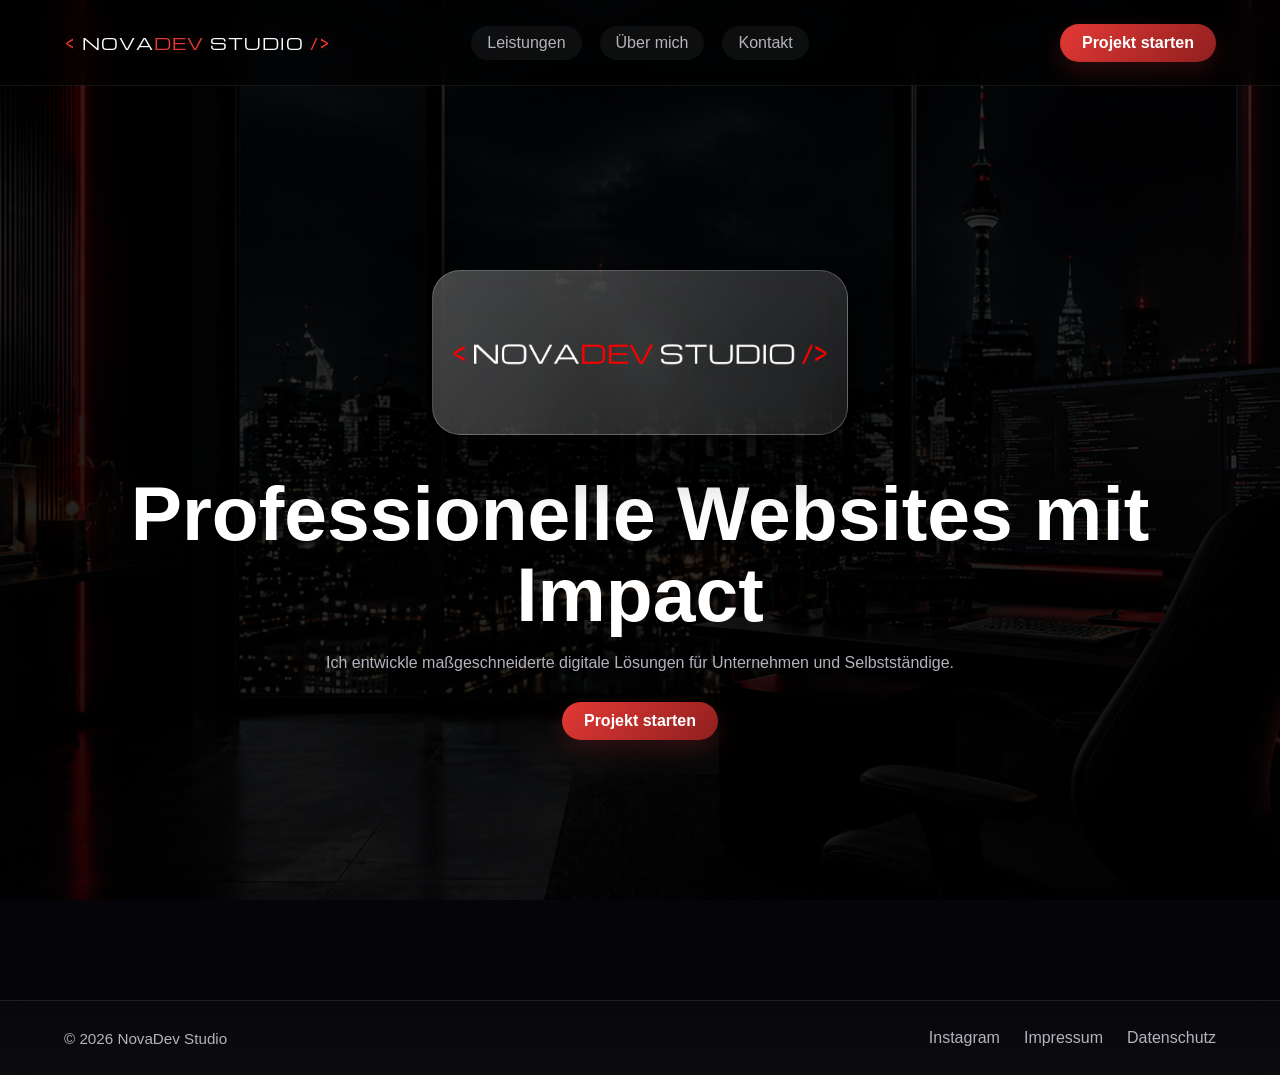
<file: index.html>
<!DOCTYPE html>
<html lang="de">
<head>
  <meta charset="UTF-8" />
  <meta name="viewport" content="width=device-width, initial-scale=1.0"/>
  <title>NovaDev Studio</title>
  <link rel="icon" type="image/png" href="assets/favicon.png">
  <link rel="stylesheet" href="style.css" />
  <link rel="preconnect" href="https://fonts.googleapis.com">
  <link rel="preconnect" href="https://fonts.gstatic.com" crossorigin>
  <link href="https://fonts.googleapis.com/css2?family=Michroma&display=swap" rel="stylesheet">
</head>
<body>

  <!-- NAVBAR -->
  <header class="navbar">
    <div class="container nav-inner">

      <a class="brand-name" href="/">
        <span class="accent">&lt;</span>
        Nova<span class="dev">Dev</span> Studio
        <span class="accent">/&gt;</span>
      </a>

      <!-- BURGER BUTTON -->
      <button class="burger" id="burger">
        <span></span>
        <span></span>
        <span></span>
      </button>

      <nav class="nav-links" id="navLinks">
        <a href="/leistungen/">Leistungen</a>
        <!--<a href="/projekte/">Projekte</a>-->
        <a href="/about/">Über mich</a>
        <a href="/kontakt/">Kontakt</a>
      </nav>

      <a class="btn btn-primary desktop-btn" href="/kontakt/">
        Projekt starten
      </a>

    </div>
  </header>

  <!-- HERO -->
  <main>
    <section class="hero">
      <div class="hero-overlay"></div>

      <div class="container hero-content">

        <!-- LOGO -->
        <img src="assets/NovaDev StudioLogo-tranparent.png" alt="NovaDev Studio Logo" class="hero-logo">

        <h1>
          Professionelle Websites mit Impact
        </h1>

        <p>
          Ich entwickle maßgeschneiderte digitale Lösungen für Unternehmen und Selbstständige.
        </p>

        <a class="btn btn-primary" href="/kontakt/">Projekt starten</a>
        <!--<a class="btn btn-primary" href="/projekte/">Projekte ansehen</a>-->
      </div>
    </section>
  </main>

  <!-- ✅ SCRIPT RICHTIG PLATZIERT -->
  <script src="../main.js"></script>

    <!-- FOOTER -->
    <footer class="footer">
      <div class="container footer-inner">

        <p>© 2026 NovaDev Studio</p>

        <div class="footer-links">
          <a href="https://instagram.com/novadev_webdev" target="_blank">Instagram</a>
          <a href="/impressum/">Impressum</a>
          <a href="/datenschutz/">Datenschutz</a>
        </div>

      </div>
    </footer>

</body>
</html>
</file>
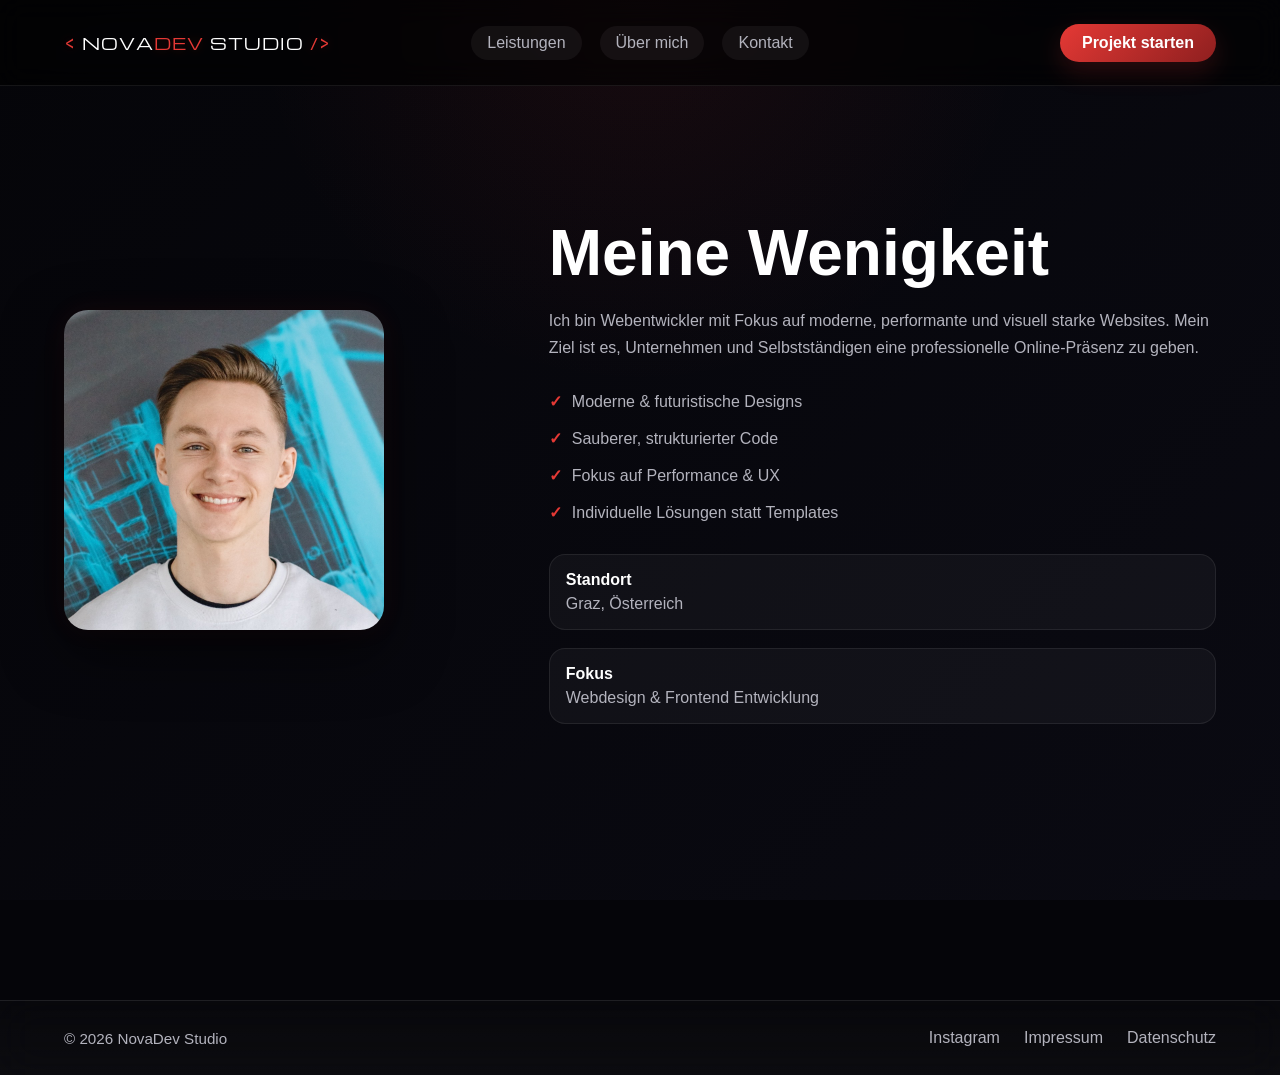
<file: about/index.html>
<!DOCTYPE html>
<html lang="de">
<head>
  <meta charset="UTF-8" />
  <meta name="viewport" content="width=device-width, initial-scale=1.0"/>
  <title>Über mich | NOVADEV Studio</title>
  <link rel="icon" type="image/png" href="../assets/favicon.png">
  <link rel="stylesheet" href="../style.css" />
  <link rel="preconnect" href="https://fonts.googleapis.com">
  <link rel="preconnect" href="https://fonts.gstatic.com" crossorigin>
  <link href="https://fonts.googleapis.com/css2?family=Michroma&display=swap" rel="stylesheet">
</head>
<body>

  <!-- NAVBAR -->
  <header class="navbar">
    <div class="container nav-inner">

      <a class="brand-name" href="/">
        <span class="accent">&lt;</span>
        Nova<span class="dev">Dev</span> Studio
        <span class="accent">/&gt;</span>
      </a>

      <!-- BURGER BUTTON -->
      <button class="burger" id="burger">
        <span></span>
        <span></span>
        <span></span>
      </button>

      <nav class="nav-links" id="navLinks">
        <a href="/leistungen/">Leistungen</a>
        <!--<a href="/projekte/">Projekte</a>-->
        <a href="/about/">Über mich</a>
        <a href="/kontakt/">Kontakt</a>
      </nav>

      <a class="btn btn-primary desktop-btn" href="/kontakt/">
        Projekt starten
      </a>

    </div>
  </header>

  <!-- MAIN -->
  <main class="about-page">

    <section class="about-section">
      <div class="container">

        <div class="about-content">

          <!-- 🔥 FOTO -->
          <div class="about-image">
            <img src="../assets/me.jpeg" alt="Profilbild">
          </div>

          <!-- TEXT -->
          <div class="about-text">

            <h1>Meine Wenigkeit</h1>

            <p class="about-intro">
              Ich bin Webentwickler mit Fokus auf moderne, performante und visuell starke Websites.
              Mein Ziel ist es, Unternehmen und Selbstständigen eine professionelle Online-Präsenz zu geben.
            </p>

            <ul class="about-points">
              <li>Moderne & futuristische Designs</li>
              <li>Sauberer, strukturierter Code</li>
              <li>Fokus auf Performance & UX</li>
              <li>Individuelle Lösungen statt Templates</li>
            </ul>

            <div class="about-box">
              <p><strong>Standort</strong></p>
              <p>Graz, Österreich</p>
            </div>

            <div class="about-box">
              <p><strong>Fokus</strong></p>
              <p>Webdesign & Frontend Entwicklung</p>
            </div>

          </div>

        </div>

      </div>
    </section>

  </main>
  <!-- ✅ SCRIPT RICHTIG PLATZIERT -->
  <script src="../main.js"></script>

  <footer class="footer">
    <div class="container footer-inner">

      <p>© 2026 NovaDev Studio</p>

      <div class="footer-links">
        <a href="https://instagram.com/novadev_webdev" target="_blank">Instagram</a>
        <a href="/impressum/">Impressum</a>
        <a href="/datenschutz/">Datenschutz</a>
      </div>

    </div>
  </footer>

</body>
</html>
</file>
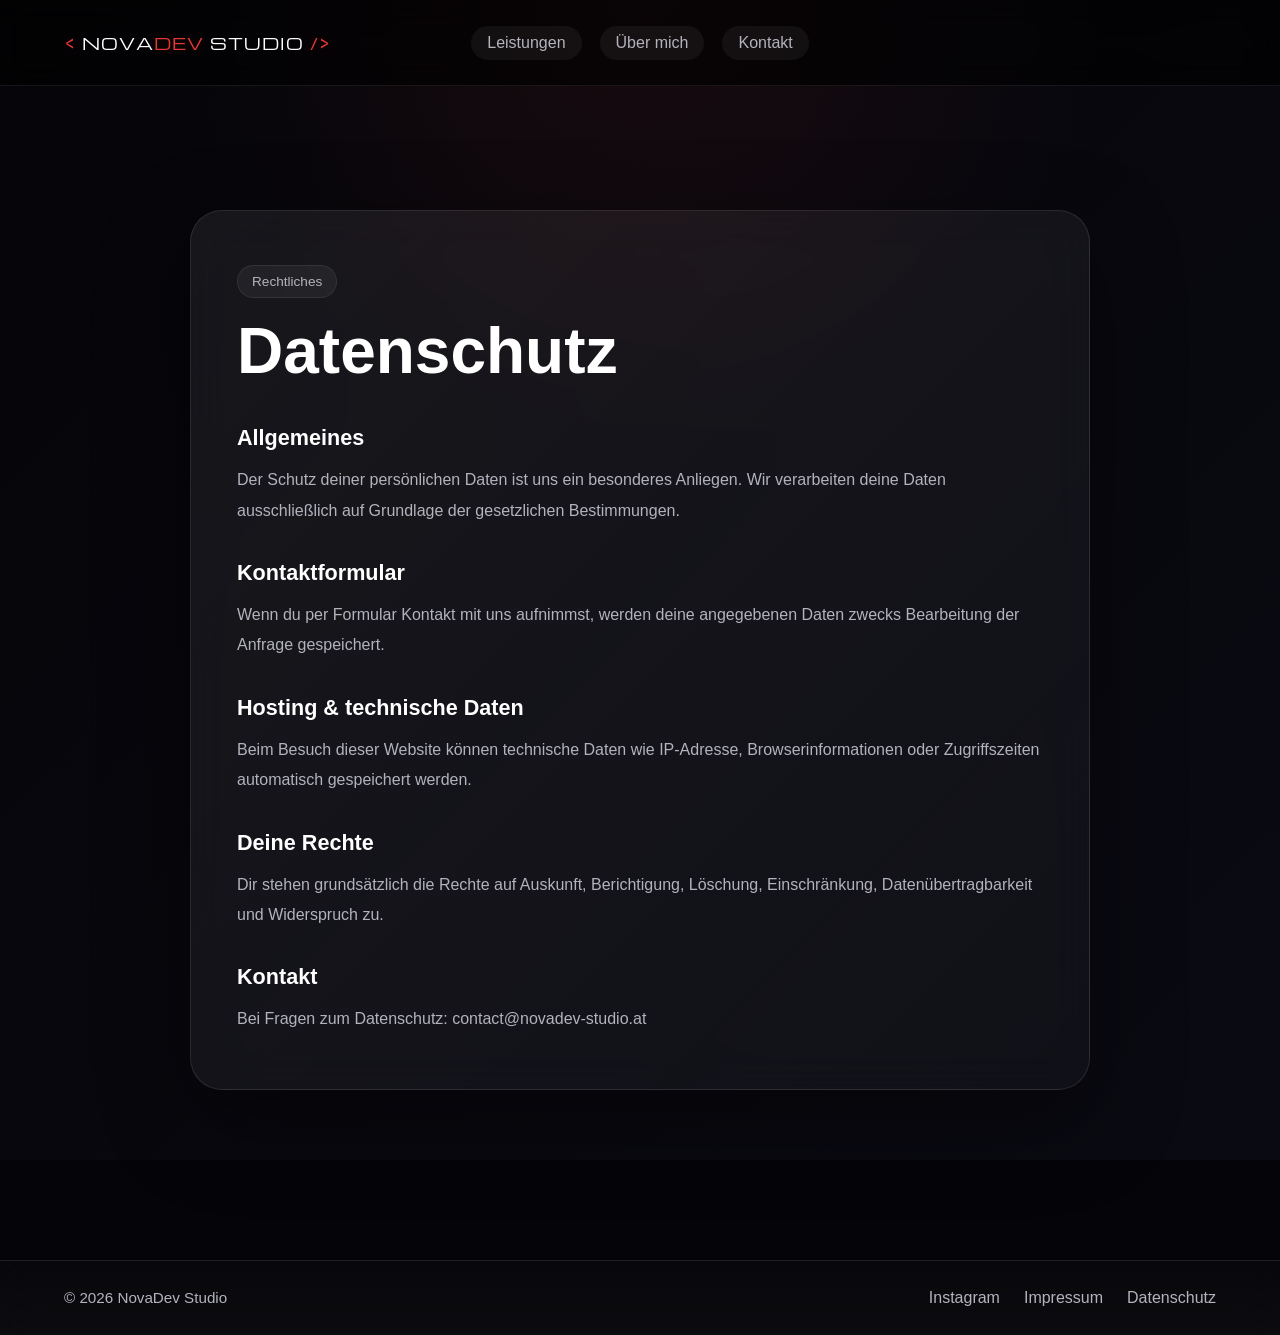
<file: datenschutz/index.html>
<!DOCTYPE html>
<html lang="de">
<head>
  <meta charset="UTF-8" />
  <meta name="viewport" content="width=device-width, initial-scale=1.0"/>

  <title>Datenschutz | NovaDev Studio</title>

  <link rel="icon" type="image/png" href="../assets/favicon.png">
  <link rel="stylesheet" href="../style.css" />

  <link rel="preconnect" href="https://fonts.googleapis.com">
  <link rel="preconnect" href="https://fonts.gstatic.com" crossorigin>

  <link href="https://fonts.googleapis.com/css2?family=Michroma&display=swap" rel="stylesheet">
</head>

<body>

  <!-- NAVBAR -->
  <header class="navbar">
    <div class="container nav-inner">

      <a class="brand-name" href="/">
        <span class="accent">&lt;</span>
        Nova<span class="dev">Dev</span> Studio
        <span class="accent">/&gt;</span>
      </a>

      <button class="burger" id="burger">
        <span></span>
        <span></span>
        <span></span>
      </button>

      <nav class="nav-links" id="navLinks">
        <a href="/leistungen/">Leistungen</a>
        <!-- <a href="/projekte/">Projekte</a> -->
        <a href="/about/">Über mich</a>
        <a href="/kontakt/">Kontakt</a>
      </nav>

    </div>
  </header>

  <!-- MAIN -->
  <main class="legal-page">

    <section class="legal-section">
      <div class="container">

        <div class="legal-card">

          <span class="legal-label">Rechtliches</span>

          <h1>Datenschutz</h1>

          <div class="legal-content">

            <h2>Allgemeines</h2>

            <p>
              Der Schutz deiner persönlichen Daten ist uns ein besonderes Anliegen.
              Wir verarbeiten deine Daten ausschließlich auf Grundlage der gesetzlichen Bestimmungen.
            </p>

            <h2>Kontaktformular</h2>

            <p>
              Wenn du per Formular Kontakt mit uns aufnimmst, werden deine angegebenen Daten
              zwecks Bearbeitung der Anfrage gespeichert.
            </p>

            <h2>Hosting & technische Daten</h2>

            <p>
              Beim Besuch dieser Website können technische Daten wie IP-Adresse,
              Browserinformationen oder Zugriffszeiten automatisch gespeichert werden.
            </p>

            <h2>Deine Rechte</h2>

            <p>
              Dir stehen grundsätzlich die Rechte auf Auskunft, Berichtigung,
              Löschung, Einschränkung, Datenübertragbarkeit und Widerspruch zu.
            </p>

            <h2>Kontakt</h2>

            <p>
              Bei Fragen zum Datenschutz:
              contact@novadev-studio.at
            </p>

          </div>

        </div>

      </div>
    </section>

  </main>

  <!-- FOOTER -->
  <footer class="footer">
    <div class="container footer-inner">

        <p>© 2026 NovaDev Studio</p>

        <div class="footer-links">
        <a href="https://instagram.com/novadev_webdev" target="_blank">Instagram</a>
        <a href="/impressum/">Impressum</a>
        <a href="/datenschutz/">Datenschutz</a>
        </div>

    </div>
  </footer>

  <script src="/main.js"></script>

</body>
</html>
</file>
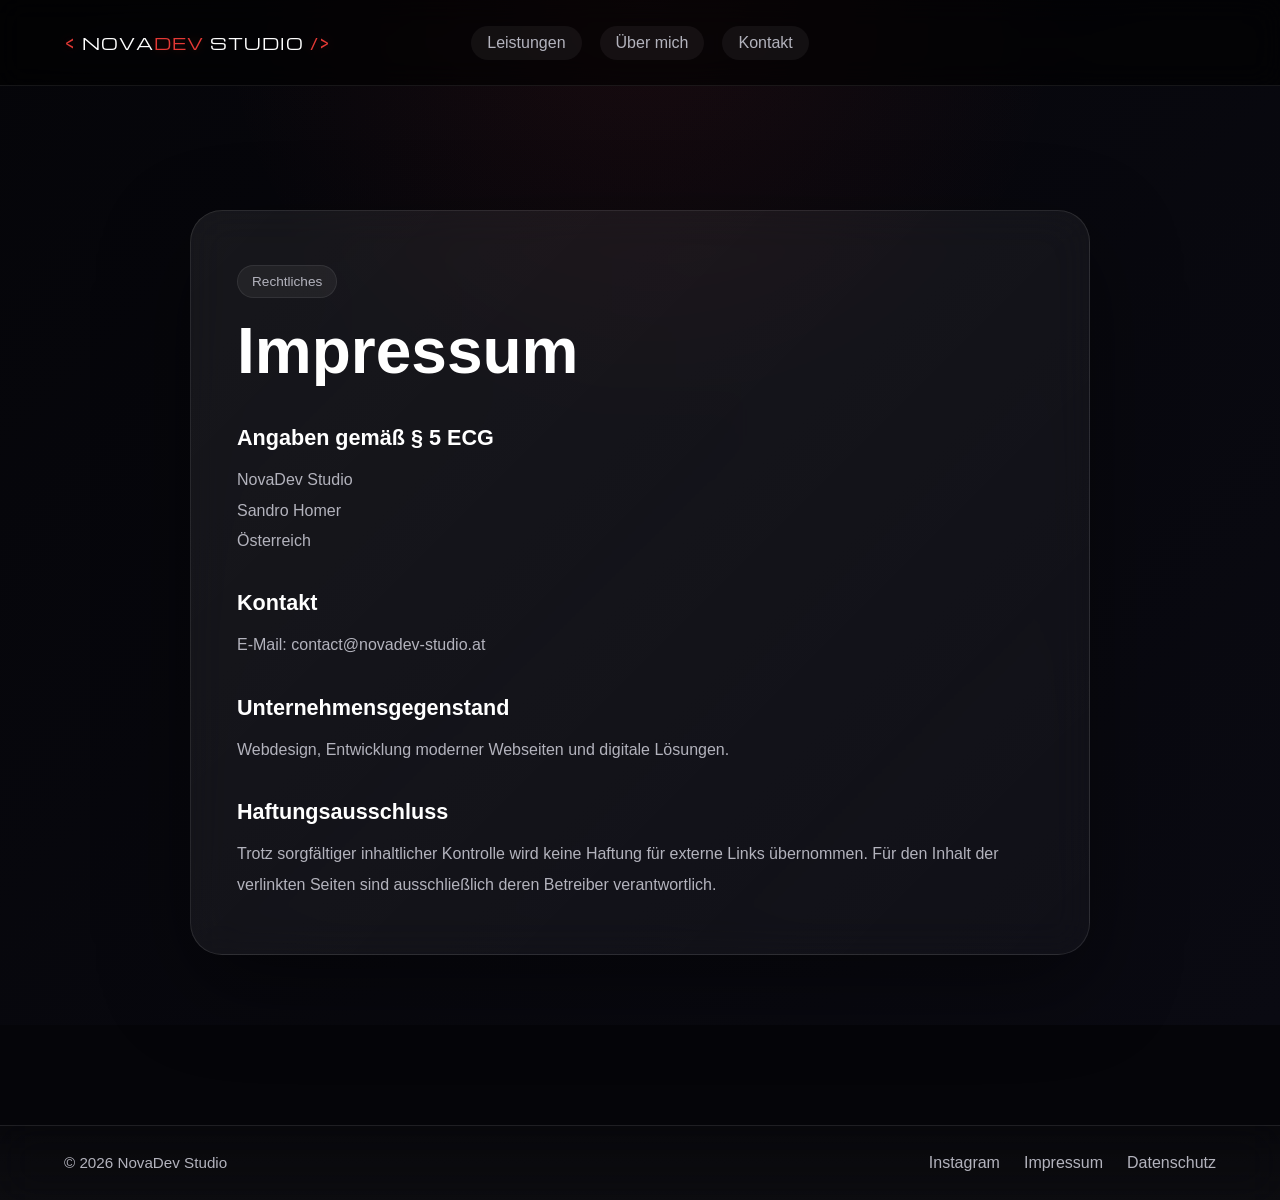
<file: impressum/index.html>
<!DOCTYPE html>
<html lang="de">
<head>
  <meta charset="UTF-8" />
  <meta name="viewport" content="width=device-width, initial-scale=1.0"/>

  <title>Impressum | NovaDev Studio</title>

  <link rel="icon" type="image/png" href="../assets/favicon.png">
  <link rel="stylesheet" href="../style.css" />

  <link rel="preconnect" href="https://fonts.googleapis.com">
  <link rel="preconnect" href="https://fonts.gstatic.com" crossorigin>

  <link href="https://fonts.googleapis.com/css2?family=Michroma&display=swap" rel="stylesheet">
</head>

<body>

  <!-- NAVBAR -->
  <header class="navbar">
    <div class="container nav-inner">

      <a class="brand-name" href="/">
        <span class="accent">&lt;</span>
        Nova<span class="dev">Dev</span> Studio
        <span class="accent">/&gt;</span>
      </a>

      <button class="burger" id="burger">
        <span></span>
        <span></span>
        <span></span>
      </button>

      <nav class="nav-links" id="navLinks">
        <a href="/leistungen/">Leistungen</a>
        <!-- <a href="/projekte/">Projekte</a> -->
        <a href="/about/">Über mich</a>
        <a href="/kontakt/">Kontakt</a>
      </nav>

    </div>
  </header>

  <!-- MAIN -->
  <main class="legal-page">

    <section class="legal-section">
      <div class="container">

        <div class="legal-card">

          <span class="legal-label">Rechtliches</span>

          <h1>Impressum</h1>

          <div class="legal-content">

            <h2>Angaben gemäß § 5 ECG</h2>

            <p>
              NovaDev Studio<br>
              Sandro Homer<br>
              Österreich
            </p>

            <h2>Kontakt</h2>

            <p>
              E-Mail: contact@novadev-studio.at
            </p>

            <h2>Unternehmensgegenstand</h2>

            <p>
              Webdesign, Entwicklung moderner Webseiten und digitale Lösungen.
            </p>

            <h2>Haftungsausschluss</h2>

            <p>
              Trotz sorgfältiger inhaltlicher Kontrolle wird keine Haftung für externe Links übernommen.
              Für den Inhalt der verlinkten Seiten sind ausschließlich deren Betreiber verantwortlich.
            </p>

          </div>

        </div>

      </div>
    </section>

  </main>

  <!-- FOOTER -->
<footer class="footer">
  <div class="container footer-inner">

    <p>© 2026 NovaDev Studio</p>

    <div class="footer-links">
      <a href="https://instagram.com/novadev_webdev" target="_blank">Instagram</a>
      <a href="/impressum/">Impressum</a>
      <a href="/datenschutz/">Datenschutz</a>
    </div>

  </div>
</footer>

  <script src="/main.js"></script>

</body>
</html>
</file>
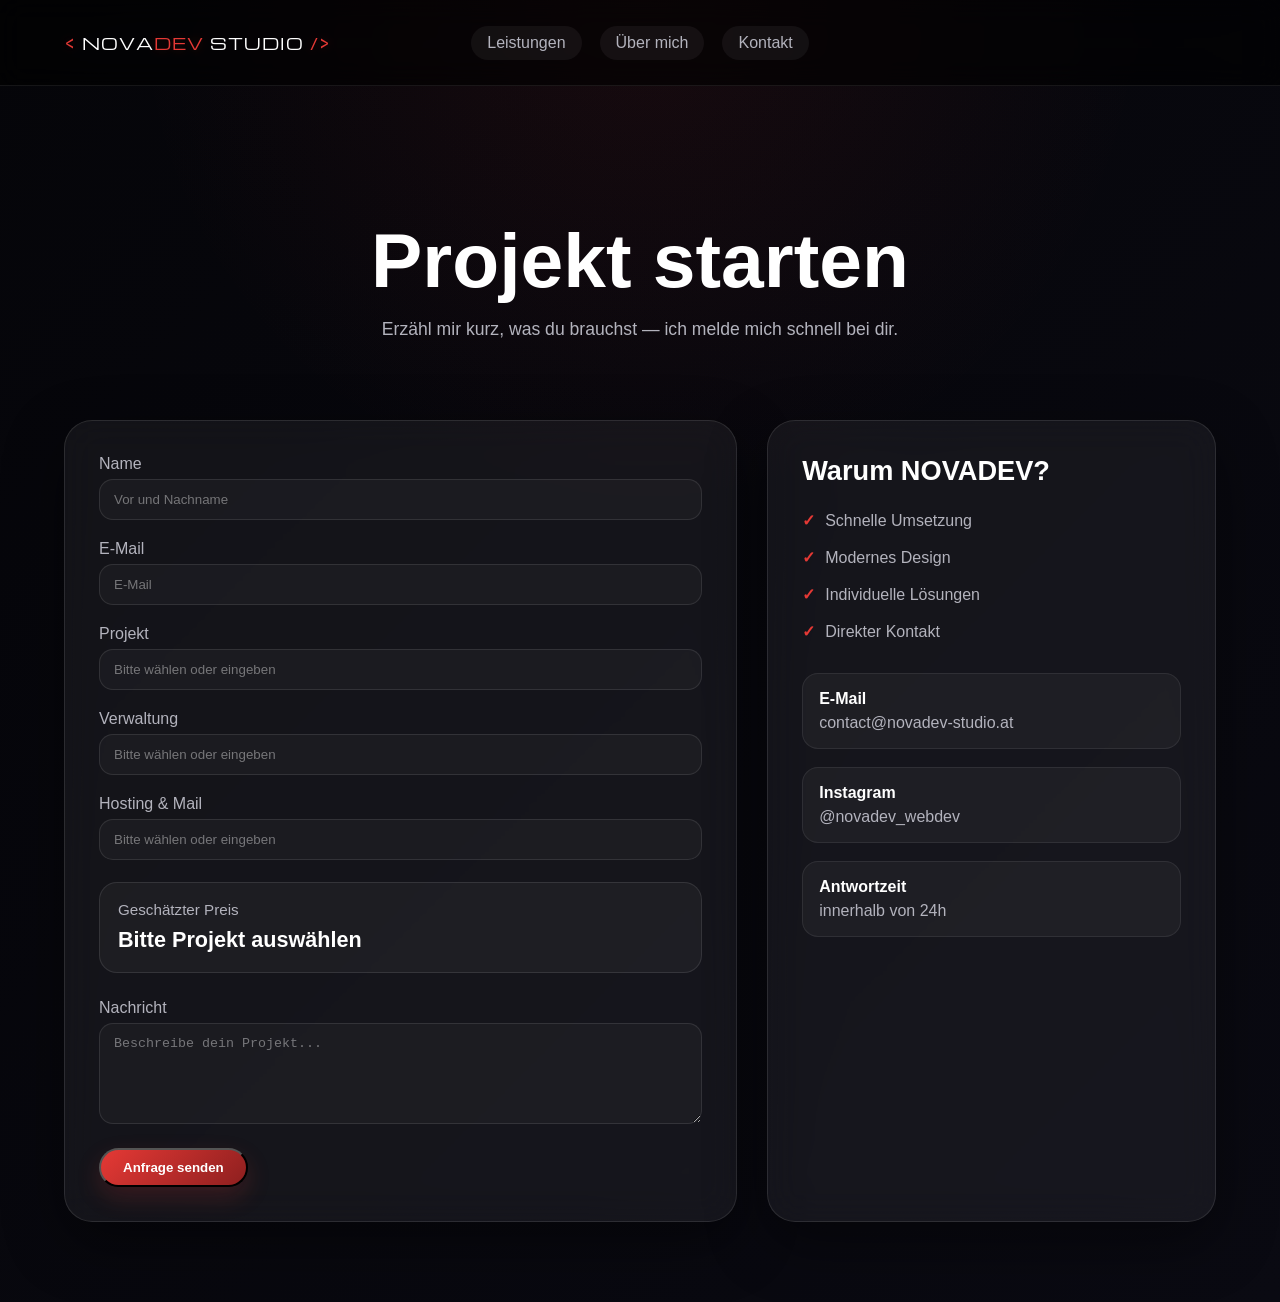
<file: kontakt/index.html>
<!DOCTYPE html>
<html lang="de">
<head>
  <meta charset="UTF-8" />
  <meta name="viewport" content="width=device-width, initial-scale=1.0"/>
  <title>Kontakt | NOVADEV Studio</title>

  <link rel="icon" type="image/png" href="../assets/favicon.png">
  <link rel="stylesheet" href="../style.css" />

  <link rel="preconnect" href="https://fonts.googleapis.com">
  <link rel="preconnect" href="https://fonts.gstatic.com" crossorigin>

  <link href="https://fonts.googleapis.com/css2?family=Michroma&display=swap" rel="stylesheet">
</head>

<body>

 <!-- NAVBAR -->
  <header class="navbar">
    <div class="container nav-inner">

      <a class="brand-name" href="/">
        <span class="accent">&lt;</span>
        Nova<span class="dev">Dev</span> Studio
        <span class="accent">/&gt;</span>
      </a>

      <!-- BURGER BUTTON -->
      <button class="burger" id="burger">
        <span></span>
        <span></span>
        <span></span>
      </button>

      <nav class="nav-links" id="navLinks">
        <a href="/leistungen/">Leistungen</a>
        <!--<a href="/projekte/">Projekte</a>-->
        <a href="/about/">Über mich</a>
        <a href="/kontakt/">Kontakt</a>
      </nav>

    </div>
  </header>

  <!-- MAIN -->
  <main class="contact-page">

    <section class="contact-section">
      <div class="container">

        <div class="contact-header">
          <h1>Projekt starten</h1>

          <p>
            Erzähl mir kurz, was du brauchst — ich melde mich schnell bei dir.
          </p>
        </div>

        <div class="contact-grid">

          <!-- FORMULAR -->
          <form 
            id="contactForm"
            class="contact-form"
            action="https://formspree.io/f/mlgzozjb"
            method="POST"
          >

            <input 
              type="hidden" 
              name="_subject" 
              value="Neue Anfrage über NovaDev Studio"
            >

            <div class="input-group">
              <label>Name</label>

              <input 
                type="text" 
                name="name" 
                placeholder="Vor und Nachname" 
                required
              >
            </div>

            <div class="input-group">
              <label>E-Mail</label>

              <input 
                type="email" 
                name="email" 
                placeholder="E-Mail" 
                required
              >
            </div>

            <div class="input-group">
              <label>Projekt</label>

              <input 
                type="text" 
                name="projekt"
                list="projekt-optionen" 
                placeholder="Bitte wählen oder eingeben" 
                required
              >

              <datalist id="projekt-optionen">
                <option value="Landingpage">
                <option value="Business Website">
                <option value="Premium Website">
                <option value="Individual Website">
              </datalist>
            </div>

            <div class="input-group">
              <label>Verwaltung</label>

              <input 
                type="text" 
                name="verwaltung"
                list="verwaltung-optionen" 
                placeholder="Bitte wählen oder eingeben"
              >

              <datalist id="verwaltung-optionen">
                <option value="Keine">
                <option value="Basic Care">
                <option value="Business Care">
                <option value="Premium Care">
              </datalist>
            </div>

            <!-- HOSTING -->
            <div class="input-group">
              <label>Hosting & Mail</label>

              <input 
                type="text" 
                name="hosting"
                list="hosting-optionen" 
                placeholder="Bitte wählen oder eingeben"
              >

              <datalist id="hosting-optionen">
                <option value="Kein Hosting">
                <option value="Starter Hosting">
                <option value="Business Hosting">
                <option value="Premium Infrastructure">
              </datalist>
            </div>

            <!-- PREVIEW -->
            <div class="price-preview">
              <span>Geschätzter Preis</span>

              <strong id="price-output">
                Bitte Projekt auswählen
              </strong>
            </div>

            <!-- NACHRICHT -->
            <div class="input-group">
              <label>Nachricht</label>

              <textarea 
                name="nachricht" 
                rows="5" 
                placeholder="Beschreibe dein Projekt..."
              ></textarea>
            </div>

            <button class="btn btn-primary" type="submit">
              Anfrage senden
            </button>

          </form>

          <!-- SIDE INFO -->
          <div class="contact-info">

            <h2>Warum NOVADEV?</h2>

            <ul>
              <li>Schnelle Umsetzung</li>
              <li>Modernes Design</li>
              <li>Individuelle Lösungen</li>
              <li>Direkter Kontakt</li>
            </ul>

            <div class="contact-box">
              <p><strong>E-Mail</strong></p>
              <p>contact@novadev-studio.at</p>
            </div>

            <a 
              class="contact-box instagram-box"
              href="https://instagram.com/novadev_webdev"
              target="_blank"
            >
              <p><strong>Instagram</strong></p>
              <p>@novadev_webdev</p>
            </a>

            <div class="contact-box">
              <p><strong>Antwortzeit</strong></p>
              <p>innerhalb von 24h</p>
            </div>

          </div>

        </div>
      </div>
    </section>

  </main>

  <script src="../main.js"></script>

</body>
</html>
</file>
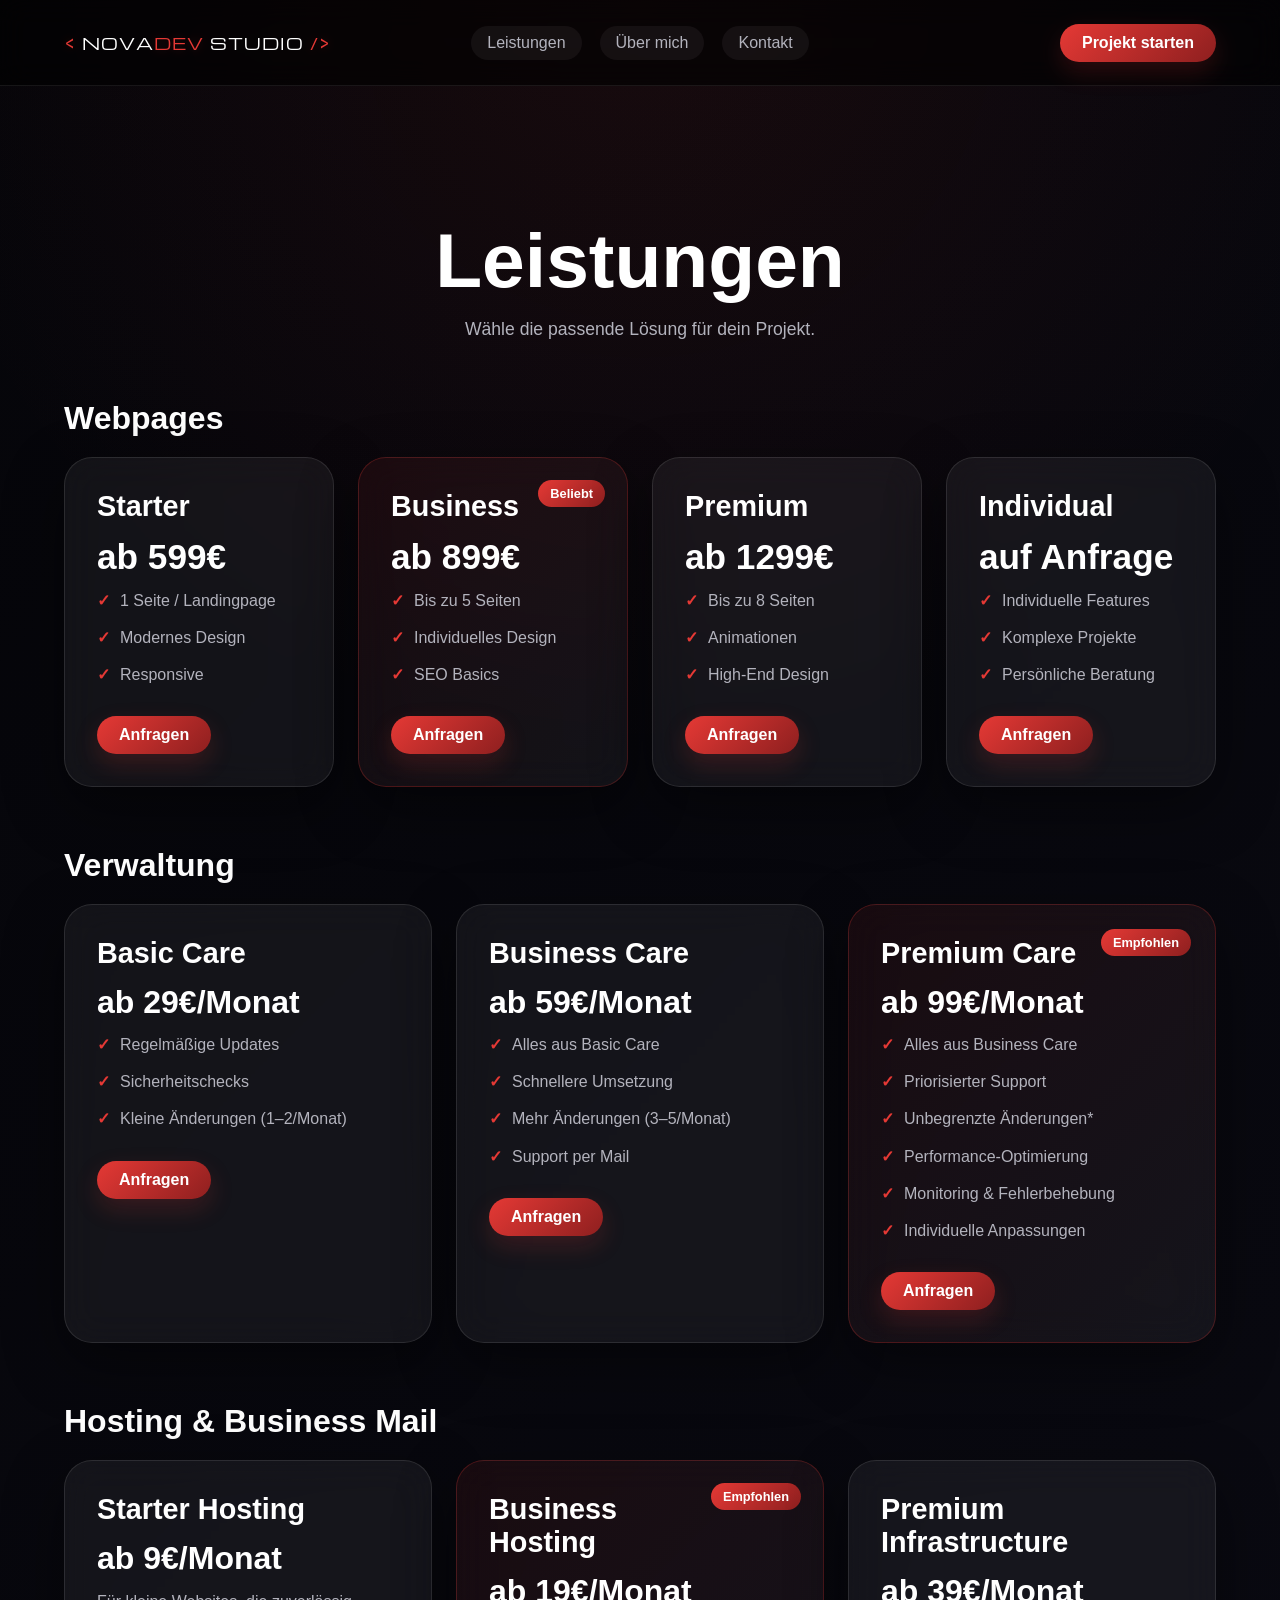
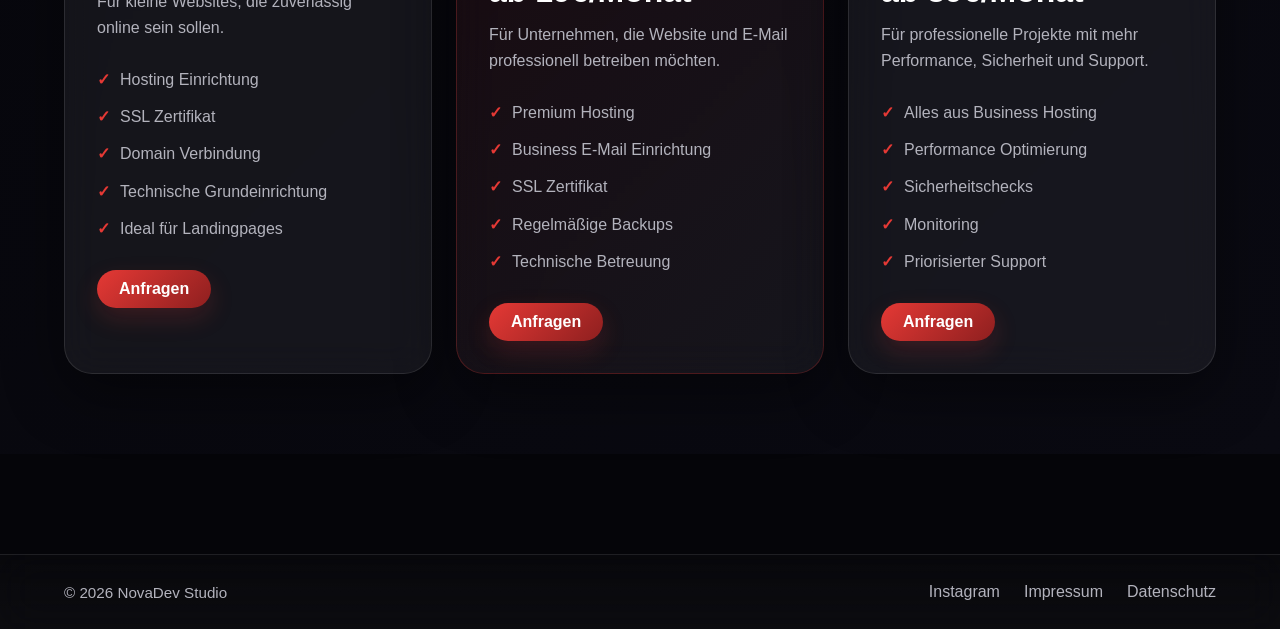
<file: leistungen/index.html>
<!DOCTYPE html>
<html lang="de">
<head>
  <meta charset="UTF-8" />
  <meta name="viewport" content="width=device-width, initial-scale=1.0"/>
  <title>Leistungen | NOVADEV Studio</title>
  <link rel="icon" type="image/png" href="../assets/favicon.png">
  <link rel="stylesheet" href="../style.css" />
  <link rel="preconnect" href="https://fonts.googleapis.com">
  <link rel="preconnect" href="https://fonts.gstatic.com" crossorigin>
  <link href="https://fonts.googleapis.com/css2?family=Michroma&display=swap" rel="stylesheet">
</head>
<body>

  <!-- NAVBAR -->
  <header class="navbar">
    <div class="container nav-inner">

      <a class="brand-name" href="/">
        <span class="accent">&lt;</span>
        Nova<span class="dev">Dev</span> Studio
        <span class="accent">/&gt;</span>
      </a>

      <!-- BURGER BUTTON -->
      <button class="burger" id="burger">
        <span></span>
        <span></span>
        <span></span>
      </button>

      <nav class="nav-links" id="navLinks">
        <a href="/leistungen/">Leistungen</a>
        <!--<a href="/projekte/">Projekte</a>-->
        <a href="/about/">Über mich</a>
        <a href="/kontakt/">Kontakt</a>
      </nav>

      <a class="btn btn-primary desktop-btn" href="/kontakt/">
        Projekt starten
      </a>

    </div>
  </header>

  <main class="pricing-page">
    <section class="pricing-section">
      <div class="container">
        <div class="pricing-header">
          <h1>Leistungen</h1>
          <p>Wähle die passende Lösung für dein Projekt.</p>
        </div>

        <!-- WEBPAGES -->
        <h2 class="category-title">Webpages</h2>
        <div class="pricing-grid">

          <!-- Starter -->
          <div class="pricing-card">
            <h2>Starter</h2>
            <p class="price">ab 599€</p>
            <ul>
              <li>1 Seite / Landingpage</li>
              <li>Modernes Design</li>
              <li>Responsive</li>
            </ul>
            <a href="kontakt.html" class="btn btn-primary">Anfragen</a>
          </div>

          <!-- Business -->
          <div class="pricing-card featured">
            <span class="badge">Beliebt</span>
            <h2>Business</h2>
            <p class="price">ab 899€</p>
            <ul>
              <li>Bis zu 5 Seiten</li>
              <li>Individuelles Design</li>
              <li>SEO Basics</li>
            </ul>
            <a href="kontakt.html" class="btn btn-primary">Anfragen</a>
          </div>

          <!-- Premium -->
          <div class="pricing-card">
            <h2>Premium</h2>
            <p class="price">ab 1299€</p>
            <ul>
              <li>Bis zu 8 Seiten</li>
              <li>Animationen</li>
              <li>High-End Design</li>
            </ul>
            <a href="kontakt.html" class="btn btn-primary">Anfragen</a>
          </div>

          <!-- Individual -->
          <div class="pricing-card">
            <h2>Individual</h2>
            <p class="price">auf Anfrage</p>
            <ul>
              <li>Individuelle Features</li>
              <li>Komplexe Projekte</li>
              <li>Persönliche Beratung</li>
            </ul>
            <a href="kontakt.html" class="btn btn-primary">Anfragen</a>
          </div>

        </div>

        <!-- VERWALTUNG -->
        <h2 class="category-title">Verwaltung</h2>
        <div class="pricing-grid management-grid">

          <div class="pricing-card">
            <h2>Basic Care</h2>
            <p class="price">ab 29€/Monat</p>

            <ul>
              <li>Regelmäßige Updates</li>
              <li>Sicherheitschecks</li>
              <li>Kleine Änderungen (1–2/Monat)</li>
            </ul>

            <a href="kontakt.html" class="btn btn-primary">Anfragen</a>
          </div>

          <div class="pricing-card">
            <h2>Business Care</h2>
            <p class="price">ab 59€/Monat</p>

            <ul>
              <li>Alles aus Basic Care</li>
              <li>Schnellere Umsetzung</li>
              <li>Mehr Änderungen (3–5/Monat)</li>
              <li>Support per Mail</li>
            </ul>

            <a href="kontakt.html" class="btn btn-primary">Anfragen</a>
          </div>

          <div class="pricing-card featured">
            <span class="badge">Empfohlen</span>

            <h2>Premium Care</h2>
            <p class="price">ab 99€/Monat</p>

            <ul>
              <li>Alles aus Business Care</li>
              <li>Priorisierter Support</li>
              <li>Unbegrenzte Änderungen*</li>
              <li>Performance-Optimierung</li>
              <li>Monitoring & Fehlerbehebung</li>
              <li>Individuelle Anpassungen</li>
            </ul>

            <a href="kontakt.html" class="btn btn-primary">Anfragen</a>
          </div>

        </div>

        <h2 class="category-title">Hosting & Business Mail</h2>

        <div class="pricing-grid hosting-grid">

          <div class="pricing-card">
            <h2>Starter Hosting</h2>
            <p class="price">ab 9€/Monat</p>

            <p class="desc">
              Für kleine Websites, die zuverlässig online sein sollen.
            </p>

            <ul>
              <li>Hosting Einrichtung</li>
              <li>SSL Zertifikat</li>
              <li>Domain Verbindung</li>
              <li>Technische Grundeinrichtung</li>
              <li>Ideal für Landingpages</li>
            </ul>

            <a href="/kontakt/" class="btn btn-primary">Anfragen</a>
          </div>

          <div class="pricing-card featured">
            <span class="badge">Empfohlen</span>

            <h2>Business Hosting</h2>
            <p class="price">ab 19€/Monat</p>

            <p class="desc">
              Für Unternehmen, die Website und E-Mail professionell betreiben möchten.
            </p>

            <ul>
              <li>Premium Hosting</li>
              <li>Business E-Mail Einrichtung</li>
              <li>SSL Zertifikat</li>
              <li>Regelmäßige Backups</li>
              <li>Technische Betreuung</li>
            </ul>

            <a href="/kontakt/" class="btn btn-primary">Anfragen</a>
          </div>

          <div class="pricing-card">
            <h2>Premium Infrastructure</h2>
            <p class="price">ab 39€/Monat</p>

            <p class="desc">
              Für professionelle Projekte mit mehr Performance, Sicherheit und Support.
            </p>

            <ul>
              <li>Alles aus Business Hosting</li>
              <li>Performance Optimierung</li>
              <li>Sicherheitschecks</li>
              <li>Monitoring</li>
              <li>Priorisierter Support</li>
            </ul>

            <a href="/kontakt/" class="btn btn-primary">Anfragen</a>
          </div>

        </div>
      </div>
    </section>
  </main>
  <!-- ✅ SCRIPT RICHTIG PLATZIERT -->
  <script src="../main.js"></script>

    <!-- FOOTER -->
  <footer class="footer">
    <div class="container footer-inner">

      <p>© 2026 NovaDev Studio</p>

      <div class="footer-links">
        <a href="https://instagram.com/novadev_webdev" target="_blank">Instagram</a>
        <a href="/impressum/">Impressum</a>
        <a href="/datenschutz/">Datenschutz</a>
      </div>

    </div>
  </footer>

</body>
</html>
</file>
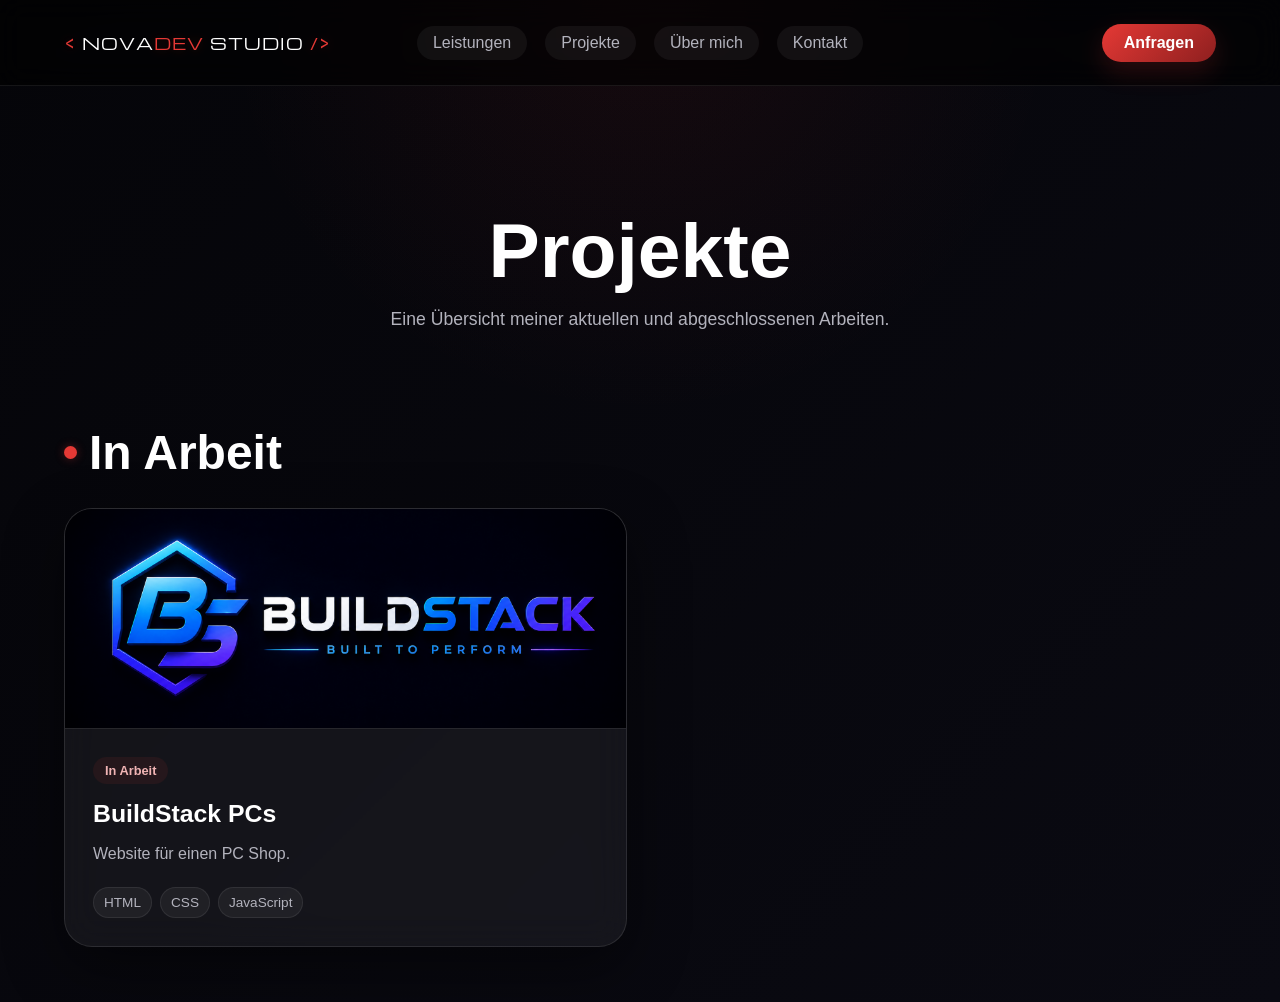
<file: projekte/index.html>
<!DOCTYPE html>
<html lang="de">
<head>
  <meta charset="UTF-8" />
  <meta name="viewport" content="width=device-width, initial-scale=1.0"/>
  <title>Projekte | NOVADEV Studio</title>
  <link rel="icon" type="image/png" href="../assets/favicon.png">
  <link rel="stylesheet" href="../style.css" />
  <link rel="preconnect" href="https://fonts.googleapis.com">
  <link rel="preconnect" href="https://fonts.gstatic.com" crossorigin>
  <link href="https://fonts.googleapis.com/css2?family=Michroma&display=swap" rel="stylesheet">
</head>
<body>

  <!-- NAVBAR -->
  <header class="navbar">
    <div class="container nav-inner">

      <a class="brand-name" href="/">
        <span class="accent">&lt;</span>
        Nova<span class="dev">Dev</span> Studio
        <span class="accent">/&gt;</span>
      </a>

      <!-- BURGER BUTTON -->
      <button class="burger" id="burger">
        <span></span>
        <span></span>
        <span></span>
      </button>

      <nav class="nav-links" id="navLinks">
        <a href="/leistungen/">Leistungen</a>
        <a href="/projekte/">Projekte</a>
        <a href="/about/">Über mich</a>
        <a href="/kontakt/">Kontakt</a>
      </nav>

      <a class="btn btn-primary desktop-btn" href="/kontakt/">
        Anfragen
      </a>

    </div>
  </header>

  <main class="projects-page">
    <section class="projects-hero">
      <div class="container">
        <h1>Projekte</h1>
        <p>Eine Übersicht meiner aktuellen und abgeschlossenen Arbeiten.</p>
      </div>
    </section>

    <section class="project-section">
      <div class="container">
        <div class="section-title">
          <span class="status-dot active"></span>
          <h2>In Arbeit</h2>
        </div>

        <div class="project-grid">
          <article class="project-card">
            <div class="project-image">
                <img src="../assets/project-pictures/BuildStack.png" alt="Projekt Screenshot">
            </div>
            <div class="project-content">
              <span class="project-status">In Arbeit</span>
              <h3>BuildStack PCs</h3>
              <p>Website für einen PC Shop.</p>
              <div class="project-tags">
                <span>HTML</span>
                <span>CSS</span>
                <span>JavaScript</span>
              </div>
            </div>
          </article>
        </div>
      </div>
    </section>

    
  </main>
<!-- ✅ SCRIPT RICHTIG PLATZIERT -->
  <script src="../main.js"></script>
</body>
</html>
</file>
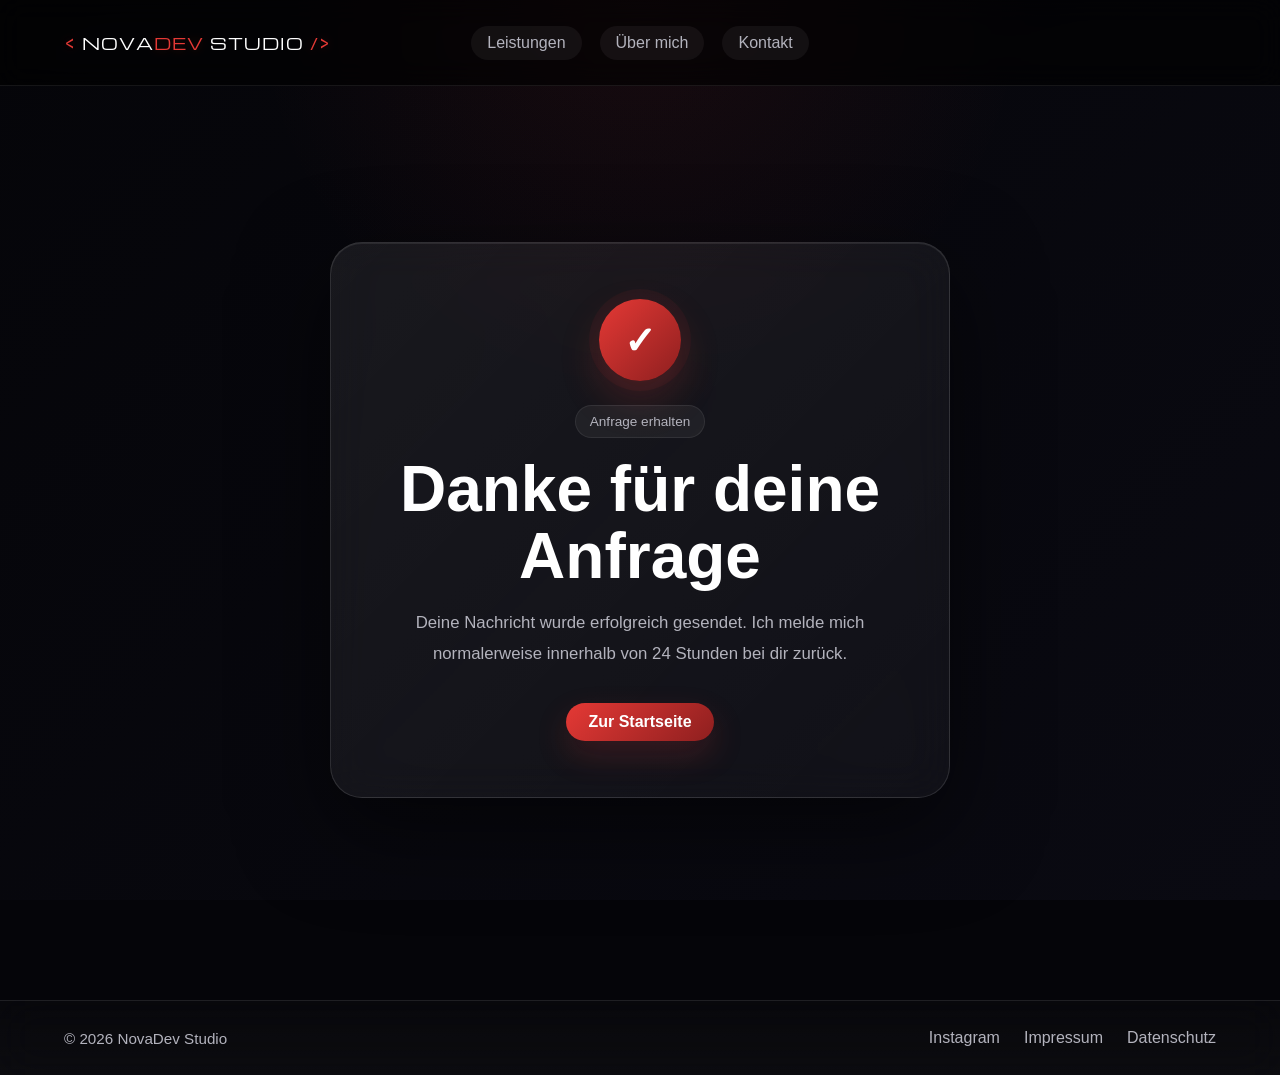
<file: success/index.html>
<!DOCTYPE html>
<html lang="de">
<head>
  <meta charset="UTF-8" />
  <meta name="viewport" content="width=device-width, initial-scale=1.0"/>

  <title>Danke | NovaDev Studio</title>

  <link rel="icon" type="image/png" href="../assets/favicon.png">
  <link rel="stylesheet" href="../style.css" />

  <link rel="preconnect" href="https://fonts.googleapis.com">
  <link rel="preconnect" href="https://fonts.gstatic.com" crossorigin>

  <link href="https://fonts.googleapis.com/css2?family=Michroma&display=swap" rel="stylesheet">
</head>

<body>

  <!-- NAVBAR -->
  <header class="navbar">
    <div class="container nav-inner">

      <a class="brand-name" href="/">
        <span class="accent">&lt;</span>
        Nova<span class="dev">Dev</span> Studio
        <span class="accent">/&gt;</span>
      </a>

      <button class="burger" id="burger">
        <span></span>
        <span></span>
        <span></span>
      </button>

      <nav class="nav-links" id="navLinks">
        <a href="/leistungen/">Leistungen</a>
        <!--<a href="/projekte/">Projekte</a>-->
        <a href="/about/">Über mich</a>
        <a href="/kontakt/">Kontakt</a>
      </nav>

    </div>
  </header>

  <!-- MAIN -->
  <main class="success-page">
    <section class="success-section">
      <div class="container">

        <div class="success-card">

          <div class="success-icon">
            ✓
          </div>

          <span class="success-label">Anfrage erhalten</span>

          <h1>
            Danke für deine Anfrage
          </h1>

          <p>
            Deine Nachricht wurde erfolgreich gesendet. Ich melde mich normalerweise innerhalb von 24 Stunden bei dir zurück.
          </p>

          <a class="btn btn-primary" href="/">
            Zur Startseite
          </a>

        </div>

      </div>
    </section>
  </main>

  <script src="/main.js"></script>

  <footer class="footer">
    <div class="container footer-inner">

      <p>© 2026 NovaDev Studio</p>

      <div class="footer-links">
        <a href="https://instagram.com/novadev_webdev" target="_blank">Instagram</a>
        <a href="/impressum/">Impressum</a>
        <a href="/datenschutz/">Datenschutz</a>
      </div>

    </div>
  </footer>

</body>
</html>
</file>
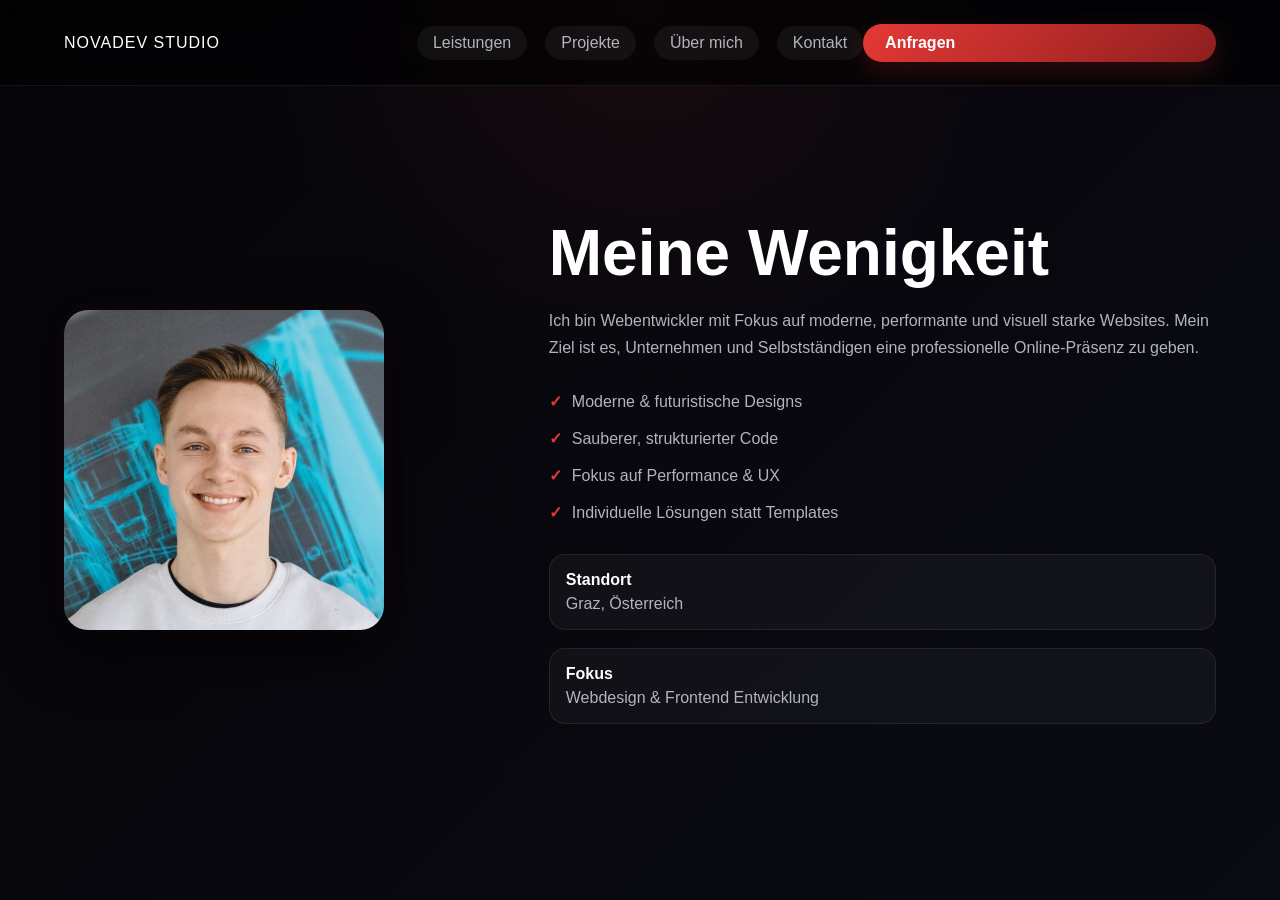
<file: Unterseiten/about.html>
<!DOCTYPE html>
<html lang="de">
<head>
  <meta charset="UTF-8" />
  <meta name="viewport" content="width=device-width, initial-scale=1.0"/>
  <title>Über mich | NOVADEV Studio</title>

  <link rel="stylesheet" href="../style.css" />
</head>
<body>

  <!-- NAVBAR -->
  <header class="navbar">
    <div class="container nav-inner">
      <a class="brand-name" href="../index.html">NOVADEV Studio</a>

      <nav class="nav-links">
        <a href="leistungen.html">Leistungen</a>
        <a href="projekte.html">Projekte</a>
        <a href="about.html">Über mich</a>
        <a href="kontakt.html">Kontakt</a>
      </nav>

      <a class="btn btn-primary" href="kontakt.html">Anfragen</a>
    </div>
  </header>

  <!-- MAIN -->
  <main class="about-page">

    <section class="about-section">
      <div class="container">

        <div class="about-content">

          <!-- 🔥 FOTO -->
          <div class="about-image">
            <img src="../assets/me.jpeg" alt="Profilbild">
          </div>

          <!-- TEXT -->
          <div class="about-text">

            <h1>Meine Wenigkeit</h1>

            <p class="about-intro">
              Ich bin Webentwickler mit Fokus auf moderne, performante und visuell starke Websites.
              Mein Ziel ist es, Unternehmen und Selbstständigen eine professionelle Online-Präsenz zu geben.
            </p>

            <ul class="about-points">
              <li>Moderne & futuristische Designs</li>
              <li>Sauberer, strukturierter Code</li>
              <li>Fokus auf Performance & UX</li>
              <li>Individuelle Lösungen statt Templates</li>
            </ul>

            <div class="about-box">
              <p><strong>Standort</strong></p>
              <p>Graz, Österreich</p>
            </div>

            <div class="about-box">
              <p><strong>Fokus</strong></p>
              <p>Webdesign & Frontend Entwicklung</p>
            </div>

          </div>

        </div>

      </div>
    </section>

  </main>

</body>
</html>
</file>
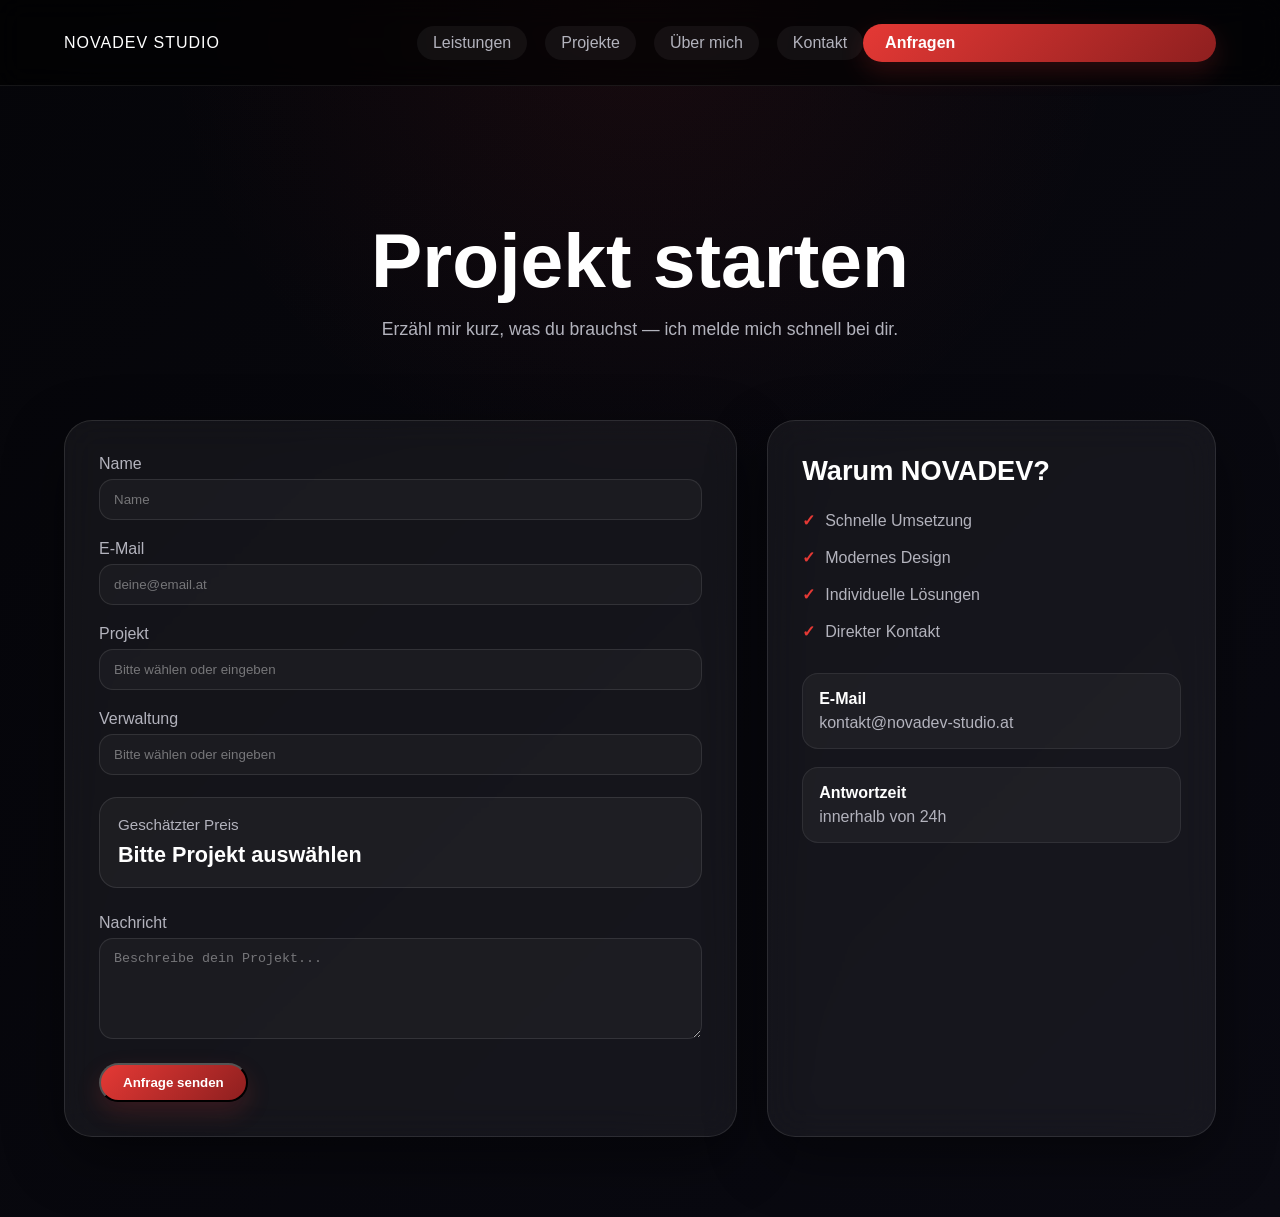
<file: Unterseiten/kontakt.html>
<!DOCTYPE html>
<html lang="de">
<head>
  <meta charset="UTF-8" />
  <meta name="viewport" content="width=device-width, initial-scale=1.0"/>
  <title>Kontakt | NOVADEV Studio</title>

  <link rel="stylesheet" href="../style.css" />
</head>
<body>

  <!-- NAVBAR -->
  <header class="navbar">
    <div class="container nav-inner">
      <a class="brand-name" href="../index.html">NOVADEV Studio</a>

      <nav class="nav-links">
        <a href="leistungen.html">Leistungen</a>
        <a href="projekte.html">Projekte</a>
        <a href="about.html">Über mich</a>
        <a href="kontakt.html">Kontakt</a>
      </nav>

      <a class="btn btn-primary" href="#">Anfragen</a>
    </div>
  </header>

  <!-- MAIN -->
  <main class="contact-page">

    <section class="contact-section">
      <div class="container">

        <div class="contact-header">
          <h1>Projekt starten</h1>
          <p>Erzähl mir kurz, was du brauchst — ich melde mich schnell bei dir.</p>
        </div>

        <div class="contact-grid">

          <!-- FORMULAR -->
          <form class="contact-form">

            <div class="input-group">
              <label>Name</label>
              <input type="text" name="name" placeholder="Name" required>
            </div>

            <div class="input-group">
              <label>E-Mail</label>
              <input type="email" name="email" placeholder="deine@email.at" required>
            </div>

            <div class="input-group">
              <label>Projekt</label>

              <input 
                type="text" 
                name="projekt"
                list="projekt-optionen" 
                placeholder="Bitte wählen oder eingeben" 
                required
              >

              <datalist id="projekt-optionen">
                <option value="Landingpage">
                <option value="Business Website">
                <option value="Premium Website">
                <option value="Individual Website">
              </datalist>
            </div>

            <div class="input-group">
              <label>Verwaltung</label>

              <input 
                type="text" 
                name="verwaltung"
                list="verwaltung-optionen" 
                placeholder="Bitte wählen oder eingeben"
              >

              <datalist id="verwaltung-optionen">
                <option value="Keine">
                <option value="Basic Care">
                <option value="Business Care">
                <option value="Premium Care">
              </datalist>
            </div>

            <div class="price-preview">
              <span>Geschätzter Preis</span>
              <strong id="price-output">Bitte Projekt auswählen</strong>
            </div>

            <div class="input-group">
              <label>Nachricht</label>
              <textarea name="nachricht" rows="5" placeholder="Beschreibe dein Projekt..."></textarea>
            </div>

            <button class="btn btn-primary" type="submit">
              Anfrage senden
            </button>

          </form>

          <!-- SIDE INFO -->
          <div class="contact-info">

            <h2>Warum NOVADEV?</h2>

            <ul>
              <li>Schnelle Umsetzung</li>
              <li>Modernes Design</li>
              <li>Individuelle Lösungen</li>
              <li>Direkter Kontakt</li>
            </ul>

            <div class="contact-box">
              <p><strong>E-Mail</strong></p>
              <p>kontakt@novadev-studio.at</p>
            </div>

            <div class="contact-box">
              <p><strong>Antwortzeit</strong></p>
              <p>innerhalb von 24h</p>
            </div>

          </div>

        </div>
      </div>
    </section>

  </main>

  <!-- ✅ SCRIPT RICHTIG PLATZIERT -->
  <script src="../main.js"></script>

</body>
</html>
</file>
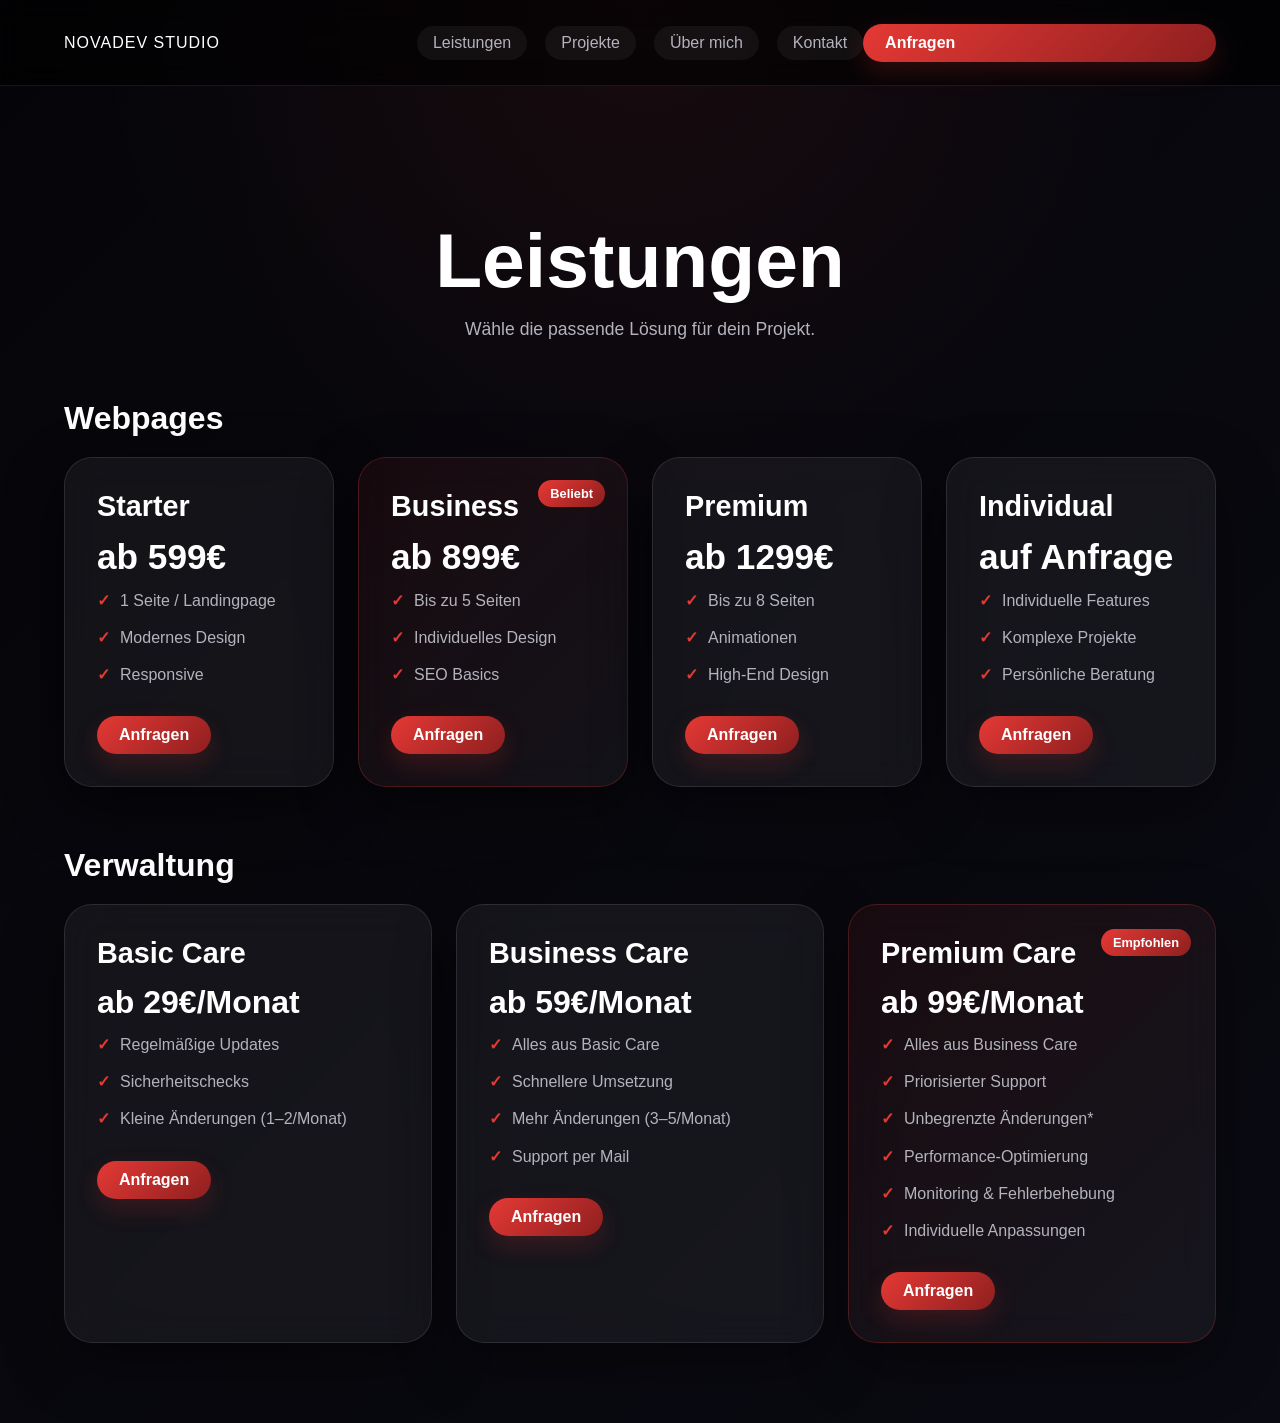
<file: Unterseiten/leistungen.html>
<!DOCTYPE html>
<html lang="de">
<head>
  <meta charset="UTF-8" />
  <meta name="viewport" content="width=device-width, initial-scale=1.0"/>
  <title>Leistungen | NOVADEV Studio</title>
  <link rel="stylesheet" href="../style.css" />
</head>
<body>

  <header class="navbar">
    <div class="container nav-inner">
      <a class="brand-name" href="../index.html">NOVADEV Studio</a>

      <nav class="nav-links">
        <a href="leistungen.html">Leistungen</a>
        <a href="projekte.html">Projekte</a>
        <a href="about.html">Über mich</a>
        <a href="kontakt.html">Kontakt</a>
      </nav>

      <a class="btn btn-primary" href="kontakt.html">Anfragen</a>
    </div>
  </header>

  <main class="pricing-page">
    <section class="pricing-section">
      <div class="container">
        <div class="pricing-header">
          <h1>Leistungen</h1>
          <p>Wähle die passende Lösung für dein Projekt.</p>
        </div>

        <!-- WEBPAGES -->
        <h2 class="category-title">Webpages</h2>
        <div class="pricing-grid">

          <!-- Starter -->
          <div class="pricing-card">
            <h2>Starter</h2>
            <p class="price">ab 599€</p>
            <ul>
              <li>1 Seite / Landingpage</li>
              <li>Modernes Design</li>
              <li>Responsive</li>
            </ul>
            <a href="kontakt.html" class="btn btn-primary">Anfragen</a>
          </div>

          <!-- Business -->
          <div class="pricing-card featured">
            <span class="badge">Beliebt</span>
            <h2>Business</h2>
            <p class="price">ab 899€</p>
            <ul>
              <li>Bis zu 5 Seiten</li>
              <li>Individuelles Design</li>
              <li>SEO Basics</li>
            </ul>
            <a href="kontakt.html" class="btn btn-primary">Anfragen</a>
          </div>

          <!-- Premium -->
          <div class="pricing-card">
            <h2>Premium</h2>
            <p class="price">ab 1299€</p>
            <ul>
              <li>Bis zu 8 Seiten</li>
              <li>Animationen</li>
              <li>High-End Design</li>
            </ul>
            <a href="kontakt.html" class="btn btn-primary">Anfragen</a>
          </div>

          <!-- Individual -->
          <div class="pricing-card">
            <h2>Individual</h2>
            <p class="price">auf Anfrage</p>
            <ul>
              <li>Individuelle Features</li>
              <li>Komplexe Projekte</li>
              <li>Persönliche Beratung</li>
            </ul>
            <a href="kontakt.html" class="btn btn-primary">Anfragen</a>
          </div>

        </div>

        <!-- VERWALTUNG -->
        <h2 class="category-title">Verwaltung</h2>
        <div class="pricing-grid management-grid">

          <div class="pricing-card">
            <h2>Basic Care</h2>
            <p class="price">ab 29€/Monat</p>

            <ul>
              <li>Regelmäßige Updates</li>
              <li>Sicherheitschecks</li>
              <li>Kleine Änderungen (1–2/Monat)</li>
            </ul>

            <a href="kontakt.html" class="btn btn-primary">Anfragen</a>
          </div>

          <div class="pricing-card">
            <h2>Business Care</h2>
            <p class="price">ab 59€/Monat</p>

            <ul>
              <li>Alles aus Basic Care</li>
              <li>Schnellere Umsetzung</li>
              <li>Mehr Änderungen (3–5/Monat)</li>
              <li>Support per Mail</li>
            </ul>

            <a href="kontakt.html" class="btn btn-primary">Anfragen</a>
          </div>

          <div class="pricing-card featured">
            <span class="badge">Empfohlen</span>

            <h2>Premium Care</h2>
            <p class="price">ab 99€/Monat</p>

            <ul>
              <li>Alles aus Business Care</li>
              <li>Priorisierter Support</li>
              <li>Unbegrenzte Änderungen*</li>
              <li>Performance-Optimierung</li>
              <li>Monitoring & Fehlerbehebung</li>
              <li>Individuelle Anpassungen</li>
            </ul>

            <a href="kontakt.html" class="btn btn-primary">Anfragen</a>
          </div>

        </div>
      </div>
    </section>
  </main>

</body>
</html>
</file>
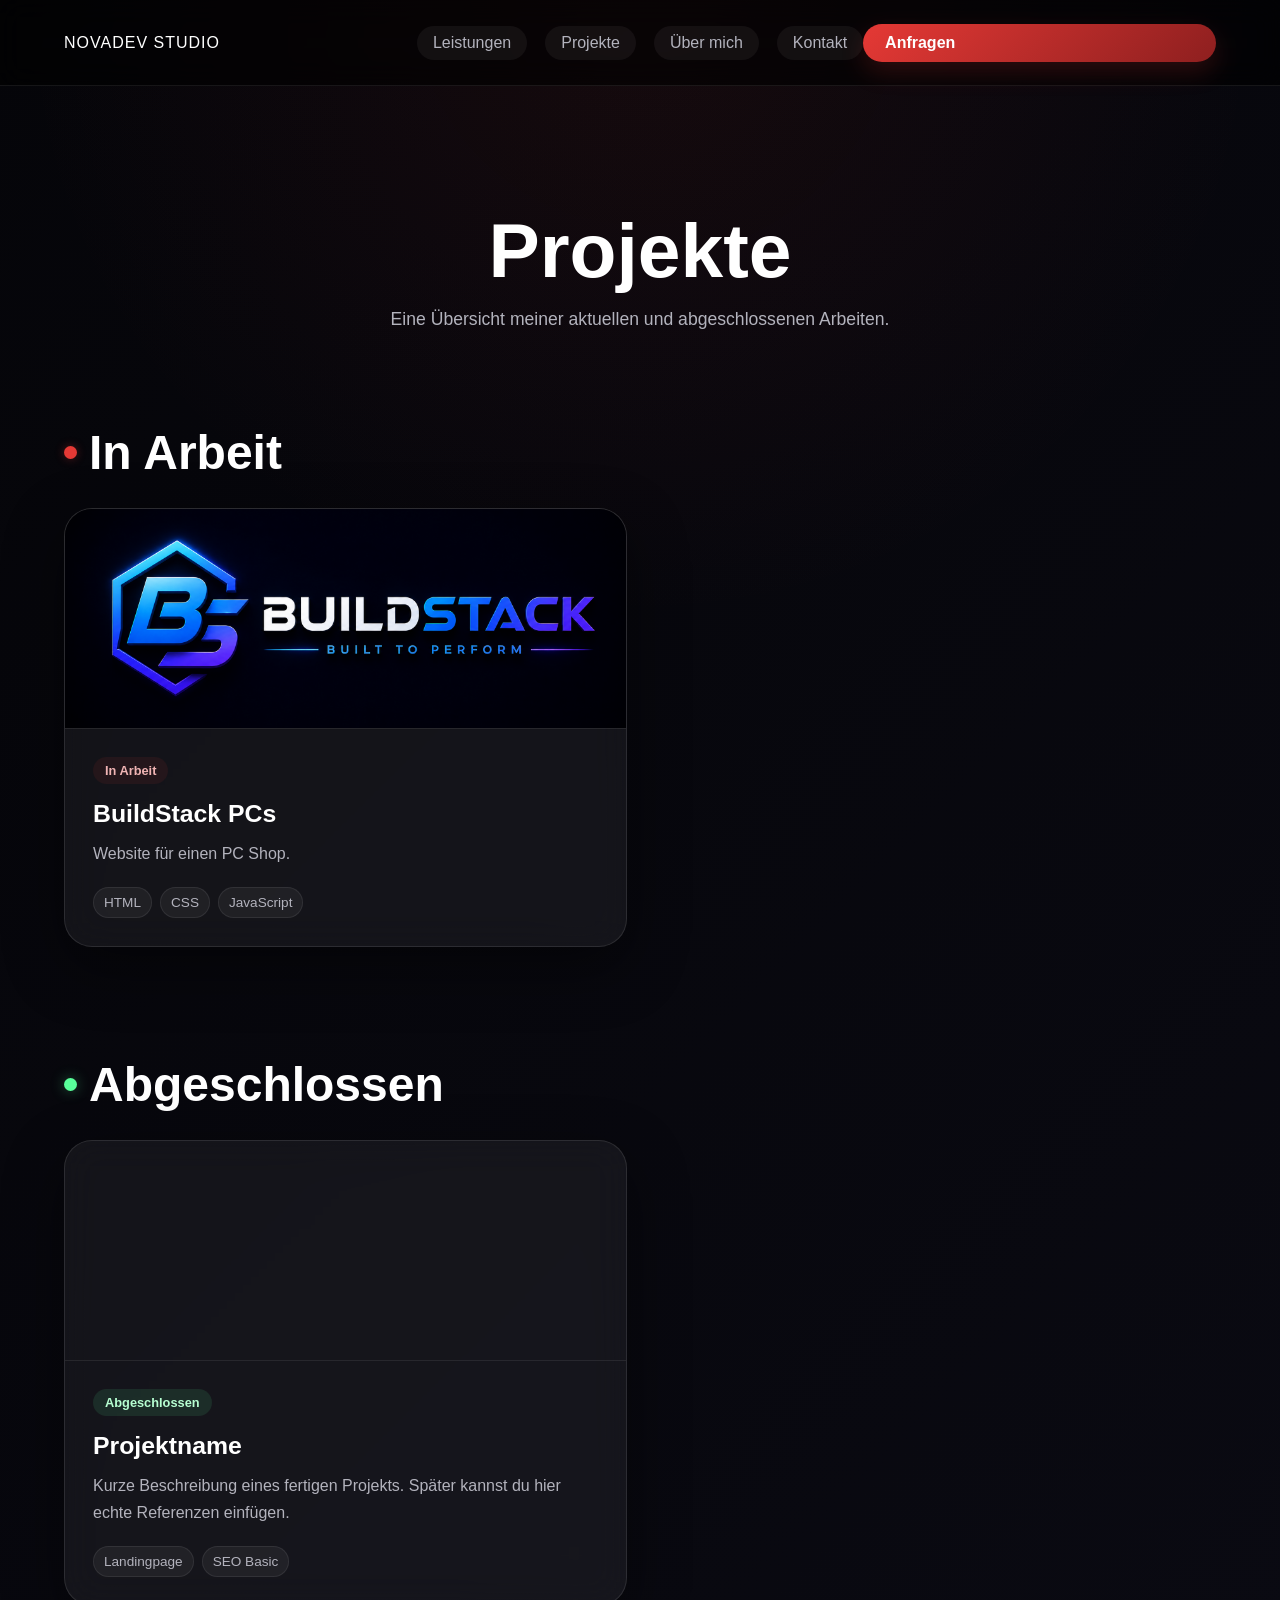
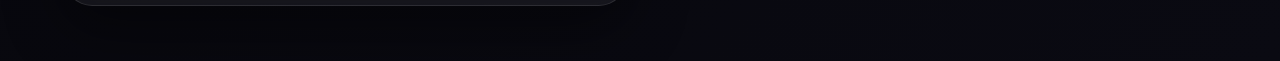
<file: Unterseiten/projekte.html>
<!DOCTYPE html>
<html lang="de">
<head>
  <meta charset="UTF-8" />
  <meta name="viewport" content="width=device-width, initial-scale=1.0"/>
  <title>Projekte | NOVADEV Studio</title>
  <link rel="stylesheet" href="../style.css" />
</head>
<body>

  <header class="navbar">
    <div class="container nav-inner">
      <a class="brand-name" href="../index.html">NOVADEV Studio</a>

      <nav class="nav-links">
        <a href="leistungen.html">Leistungen</a>
        <a href="projekte.html">Projekte</a>
        <a href="about.html">Über mich</a>
        <a href="kontakt.html">Kontakt</a>
      </nav>

      <a class="btn btn-primary" href="kontakt.html">Anfragen</a>
    </div>
  </header>

  <main class="projects-page">
    <section class="projects-hero">
      <div class="container">
        <h1>Projekte</h1>
        <p>Eine Übersicht meiner aktuellen und abgeschlossenen Arbeiten.</p>
      </div>
    </section>

    <section class="project-section">
      <div class="container">
        <div class="section-title">
          <span class="status-dot active"></span>
          <h2>In Arbeit</h2>
        </div>

        <div class="project-grid">
          <article class="project-card">
            <div class="project-image">
                <img src="../assets/project-pictures/BuildStack.png" alt="Projekt Screenshot">
            </div>
            <div class="project-content">
              <span class="project-status">In Arbeit</span>
              <h3>BuildStack PCs</h3>
              <p>Website für einen PC Shop.</p>
              <div class="project-tags">
                <span>HTML</span>
                <span>CSS</span>
                <span>JavaScript</span>
              </div>
            </div>
          </article>
        </div>
      </div>
    </section>

    <section class="project-section">
      <div class="container">
        <div class="section-title">
          <span class="status-dot done"></span>
          <h2>Abgeschlossen</h2>
        </div>

        <div class="project-grid">
          <article class="project-card completed">
            <div class="project-image"></div>
            <div class="project-content">
              <span class="project-status done-label">Abgeschlossen</span>
              <h3>Projektname</h3>
              <p>Kurze Beschreibung eines fertigen Projekts. Später kannst du hier echte Referenzen einfügen.</p>
              <div class="project-tags">
                <span>Landingpage</span>
                <span>SEO Basic</span>
              </div>
            </div>
          </article>
        </div>
      </div>
    </section>
  </main>

</body>
</html>
</file>
<file: style.css>
:root {
  --text: #ffffff;
  --muted: #b3b3bd;
  --line: rgba(255, 255, 255, 0.08);
  --red: #e53935;
  --red-dark: #8e1f1f;
}

/* RESET */
* {
  margin: 0;
  padding: 0;
  box-sizing: border-box;
}

/* BODY */
body {
  font-family: Inter, Arial, sans-serif;
  color: var(--text);
  background: #050509;
}

/* LINKS */
a {
  text-decoration: none;
  color: inherit;
}

/* CONTAINER */
.container {
  width: 90%;
  max-width: 1200px;
  margin: auto;
}

/* NAVBAR */
.navbar {
  position: fixed;
  width: 100%;
  top: 0;
  z-index: 2000;
  background: rgba(0, 0, 0, 0.6);
  backdrop-filter: blur(14px);
  border-bottom: 1px solid var(--line);
}

.nav-inner {
  height: 85px;
  display: grid;
  grid-template-columns: 1fr auto 1fr;
  align-items: center;
}

.brand-name {
  justify-self: start;
}

.nav-links {
  justify-self: center;
}

.desktop-btn {
  justify-self: end;
}

/* BURGER */
.burger {
  display: none;
  flex-direction: column;
  justify-content: center;
  gap: 5px;
  width: 42px;
  height: 42px;
  background: transparent;
  border: none;
  cursor: pointer;
  position: relative;
  z-index: 3000;
}

.burger span {
  display: block;
  width: 26px;
  height: 2px;
  background: white;
  border-radius: 999px;
  transition: 0.3s;
}

/* BRAND */
.brand-name {
  font-family: "Michroma", sans-serif;
  font-weight: 400;
  font-size: 1rem;
  letter-spacing: 1px;
  color: white;
  text-transform: uppercase;
}

.brand-name .dev,
.brand-name .accent {
  color: var(--red);
  text-shadow: 0 0 10px rgba(229,57,53,0.22);
}

/* NAV */
.nav-links {
  display: flex;
  gap: 18px;
}

.nav-links a {
  padding: 8px 16px;
  border-radius: 999px;
  background: rgba(255, 255, 255, 0.05);
  color: var(--muted);
  transition: 0.2s;
}

.nav-links a:hover {
  background: rgba(229,57,53,0.1);
  color: white;
}

/* BUTTON */
.btn {
  display: inline-block;
  padding: 10px 22px;
  border-radius: 999px;
  font-weight: 600;
}

.btn-primary {
  background: linear-gradient(135deg, var(--red), var(--red-dark));
  color: white;
  box-shadow: 0 10px 24px rgba(229,57,53,0.18);
}

/* HERO */
.hero {
  position: relative;
  min-height: 100vh;
  display: flex;
  align-items: center;
  justify-content: center;
  background: url("assets/Hero.png") center/cover no-repeat;
}

.hero-overlay {
  position: absolute;
  inset: 0;
  background: linear-gradient(rgba(0,0,0,0.75), rgba(0,0,0,0.86));
}

.hero-content {
  position: relative;
  text-align: center;
  padding-top: 110px;
}

/* LOGO */
.hero-logo {
  height: clamp(95px, 14vw, 165px);
  width: auto;
  max-width: 92%;
  object-fit: contain;
  margin-bottom: 34px;
  border-radius: 28px;
  padding: 14px;
  background:
    linear-gradient(135deg, rgba(255,255,255,0.22), rgba(255,255,255,0.04)),
    rgba(255,255,255,0.06);
  backdrop-filter: blur(22px);
  border: 1px solid rgba(255,255,255,0.22);
  box-shadow: 0 18px 60px rgba(0,0,0,0.7);
}

/* TEXT */
h1 {
  font-size: clamp(3rem, 6vw, 5rem);
  line-height: 1.05;
  margin-bottom: 20px;
}

.gradient-text {
  background: linear-gradient(135deg, #ffffff, #ffb3b3);
  -webkit-background-clip: text;
  background-clip: text;
  color: transparent;
}

.hero p {
  color: var(--muted);
  margin-bottom: 30px;
}

/* ===================== */
/* FOOTER */
/* ===================== */

.footer {
  margin-top: 100px;

  background:
    linear-gradient(
      180deg,
      rgba(255,255,255,0.015),
      rgba(255,255,255,0.03)
    );

  border-top: 1px solid rgba(255,255,255,0.08);

  backdrop-filter: blur(20px);
}

.footer-inner {
  padding: 28px 0;

  display: flex;
  justify-content: space-between;
  align-items: center;

  gap: 20px;
}

.footer-inner p {
  color: var(--muted);
  font-size: 0.95rem;
}

/* LINKS */

.footer-links {
  display: flex;
  align-items: center;
  justify-content: flex-end;

  gap: 24px;
}

.footer-links a {
  color: var(--muted);

  transition: 0.25s ease;
}

.footer-links a:hover {
  color: white;
}

/* MOBILE */

@media (max-width: 700px) {

  .footer-inner {
    flex-direction: column;
    text-align: center;
  }

  .footer-links {
    justify-content: center;
    flex-wrap: wrap;

    gap: 16px;
  }
}

/* PRICING */
.pricing-page,
.contact-page,
.about-page {
  min-height: 100vh;
  background:
    radial-gradient(circle at top, rgba(229,57,53,0.08), transparent 35%),
    linear-gradient(135deg, #050509, #0a0a12);
  padding-top: 140px;
}

.projects-page {
  min-height: 100vh;
  background:
    radial-gradient(circle at top, rgba(229,57,53,0.07), transparent 35%),
    linear-gradient(135deg, #050509, #0a0a12);
  padding-top: 140px;
}

.pricing-section,
.contact-section,
.about-section {
  padding: 80px 0;
}

.pricing-header,
.contact-header {
  text-align: center;
  margin-bottom: 60px;
}

.contact-header {
  max-width: 600px;
  margin-left: auto;
  margin-right: auto;
  margin-bottom: 80px;
}

.pricing-header h1,
.contact-header h1,
.projects-hero h1 {
  font-size: clamp(3rem, 6vw, 5rem);
  margin-bottom: 18px;
}

.pricing-header p,
.contact-header p,
.projects-hero p {
  color: var(--muted);
  font-size: 1.1rem;
}

.contact-header p {
  margin-top: 16px;
}

.pricing-grid {
  display: grid;
  grid-template-columns: repeat(4, 1fr);
  gap: 24px;
}

.pricing-card,
.contact-form,
.contact-info,
.project-card {
  border-radius: 28px;
  background: rgba(255,255,255,0.055);
  border: 1px solid rgba(255,255,255,0.1);
  backdrop-filter: blur(18px);
  box-shadow: 0 20px 60px rgba(0,0,0,0.45);
}

.pricing-card {
  position: relative;
  padding: 32px;
  transition: 0.3s ease;
}

.pricing-card:hover,
.project-card:hover {
  transform: translateY(-8px);
  border-color: rgba(229,57,53,0.18);
  box-shadow: 0 20px 50px rgba(229,57,53,0.08);
}

.pricing-card.featured {
  border-color: rgba(229,57,53,0.25);
  background:
    linear-gradient(135deg, rgba(229,57,53,0.08), rgba(255,255,255,0.05));
}

.badge {
  position: absolute;
  top: 22px;
  right: 22px;
  padding: 6px 12px;
  border-radius: 999px;
  background: linear-gradient(135deg, var(--red), var(--red-dark));
  font-size: 0.8rem;
  font-weight: 700;
}

.pricing-card h2 {
  font-size: 1.8rem;
  margin-bottom: 14px;
}

.price {
  font-size: 2.2rem;
  font-weight: 900;
  margin-bottom: 12px;
  color: white;
}

.desc,
.pricing-card li,
.contact-info li,
.about-intro,
.about-points li,
.contact-box p:last-child,
.about-box p:last-child,
.project-content p,
.project-tags span {
  color: var(--muted);
}

.desc {
  line-height: 1.6;
  margin-bottom: 28px;
}

.pricing-card ul,
.contact-info ul,
.about-points {
  list-style: none;
  margin-bottom: 30px;
}

.pricing-card li,
.contact-info li,
.about-points li {
  margin-bottom: 14px;
  line-height: 1.45;
}

.pricing-card li::before,
.contact-info li::before,
.about-points li::before {
  content: "✓";
  color: var(--red);
  margin-right: 10px;
  font-weight: 900;
}

.category-title {
  font-size: 2rem;
  margin: 60px 0 20px;
}

/* VERWALTUNG */
.management-grid {
  grid-template-columns: repeat(3, 1fr);
}

.management-grid .pricing-card {
  min-height: 100%;
}

.management-grid .price {
  font-size: 2rem;
  line-height: 1.15;
  white-space: nowrap;
}

.management-grid .badge {
  top: 24px;
  right: 24px;
}

.management-grid .pricing-card h2 {
  max-width: 70%;
}

/* PRICE PREVIEW */
.price-preview {
  display: block;
  margin: 22px 0 26px;
  padding: 18px;
  border-radius: 18px;
  background: rgba(255,255,255,0.04);
  border: 1px solid rgba(255,255,255,0.1);
}

.price-preview span {
  display: block;
  margin-bottom: 8px;
  color: var(--muted);
  font-size: 0.95rem;
}

.price-preview strong {
  display: block;
  font-size: 1.35rem;
  color: white;
  line-height: 1.3;
}

/* CONTACT */
.contact-grid {
  display: grid;
  grid-template-columns: 1.2fr 0.8fr;
  gap: 30px;
}

.contact-form,
.contact-info {
  padding: 34px;
}

.input-group {
  margin-bottom: 20px;
}

.input-group label {
  color: var(--muted);
  display: block;
  margin-bottom: 6px;
}

.input-group input,
.input-group textarea {
  width: 100%;
  padding: 12px 14px;
  border-radius: 14px;
  border: 1px solid rgba(255,255,255,0.1);
  background: rgba(255,255,255,0.03);
  color: white;
}

.input-group input::placeholder,
.input-group textarea::placeholder {
  color: rgba(255,255,255,0.4);
}

.input-group input:focus,
.input-group textarea:focus {
  outline: none;
  border-color: rgba(229,57,53,0.65);
  box-shadow: 0 0 0 2px rgba(229,57,53,0.12);
}

.contact-info h2 {
  margin-bottom: 22px;
  font-size: 1.7rem;
}

.contact-box,
.about-box {
  margin-top: 18px;
  padding: 16px;
  border-radius: 16px;
  background: rgba(255,255,255,0.04);
  border: 1px solid rgba(255,255,255,0.08);
}

.contact-box p:first-child,
.about-box p:first-child {
  margin-bottom: 6px;
  color: white;
}

/* PROJECTS */
.projects-hero {
  padding: 70px 0 40px;
  text-align: center;
}

.project-section {
  padding: 55px 0;
}

.section-title {
  display: flex;
  align-items: center;
  gap: 12px;
  margin-bottom: 28px;
}

.section-title h2 {
  font-size: clamp(2rem, 4vw, 3rem);
}

.status-dot {
  width: 13px;
  height: 13px;
  border-radius: 50%;
  display: inline-block;
}

.status-dot.active {
  background: var(--red);
  box-shadow: 0 0 10px rgba(229,57,53,0.35);
}

.status-dot.done {
  background: #58ff9a;
  box-shadow: 0 0 14px rgba(88,255,154,0.35);
}

.project-grid {
  display: grid;
  grid-template-columns: repeat(2, 1fr);
  gap: 26px;
}

.project-card {
  overflow: hidden;
  transition: 0.3s ease;
}

.project-image {
  height: 220px;
  overflow: hidden;
  border-bottom: 1px solid rgba(255,255,255,0.08);
}

.project-image img {
  width: 100%;
  height: 100%;
  object-fit: cover;
}

.project-content {
  padding: 28px;
}

.project-status {
  display: inline-block;
  margin-bottom: 16px;
  padding: 6px 12px;
  border-radius: 999px;
  background: rgba(229,57,53,0.08);
  color: #f0b4b4;
  font-size: 0.8rem;
  font-weight: 700;
}

.done-label {
  background: rgba(88,255,154,0.1);
  color: #b7ffd2;
}

.project-content h3 {
  font-size: 1.55rem;
  margin-bottom: 12px;
}

.project-content p {
  line-height: 1.7;
  margin-bottom: 20px;
}

.project-tags {
  display: flex;
  flex-wrap: wrap;
  gap: 8px;
}

.project-tags span {
  padding: 7px 10px;
  border-radius: 999px;
  background: rgba(255,255,255,0.05);
  border: 1px solid rgba(255,255,255,0.08);
  font-size: 0.85rem;
}

/* ABOUT */
.about-content {
  display: grid;
  grid-template-columns: 0.8fr 1.2fr;
  gap: 40px;
  align-items: center;
}

.about-image img {
  width: 100%;
  max-width: 320px;
  aspect-ratio: 1 / 1;
  object-fit: cover;
  border-radius: 24px;
  box-shadow:
    0 20px 60px rgba(0,0,0,0.6),
    0 0 24px rgba(229,57,53,0.08);
}

.about-text h1 {
  font-size: clamp(2.5rem, 5vw, 4rem);
  margin-bottom: 20px;
}

.about-intro {
  margin-bottom: 28px;
  line-height: 1.7;
}

/* ===================== */
/* SUCCESS PAGE */
/* ===================== */

.success-page {
  min-height: 100vh;
  padding-top: 140px;
  background:
    radial-gradient(circle at top, rgba(229,57,53,0.08), transparent 35%),
    linear-gradient(135deg, #050509, #0a0a12);
}

.success-section {
  min-height: calc(100vh - 140px);
  display: flex;
  align-items: center;
  justify-content: center;
  padding: 70px 0;
}

.success-card {
  max-width: 620px;
  margin: 0 auto;
  text-align: center;
  padding: 56px 46px;
  border-radius: 32px;

  background:
    linear-gradient(135deg, rgba(255,255,255,0.075), rgba(255,255,255,0.035));

  border: 1px solid rgba(255,255,255,0.12);
  box-shadow:
    0 30px 90px rgba(0,0,0,0.55),
    inset 0 1px 0 rgba(255,255,255,0.08);

  backdrop-filter: blur(20px);
}

.success-icon {
  width: 82px;
  height: 82px;
  margin: 0 auto 24px;

  display: flex;
  align-items: center;
  justify-content: center;

  border-radius: 50%;
  background: linear-gradient(135deg, var(--red), var(--red-dark));

  color: white;
  font-size: 2.4rem;
  font-weight: 700;

  box-shadow:
    0 0 0 10px rgba(229,57,53,0.06),
    0 18px 40px rgba(229,57,53,0.22);
}

.success-label {
  display: inline-block;
  margin-bottom: 18px;
  padding: 8px 14px;

  border-radius: 999px;
  background: rgba(255,255,255,0.05);
  border: 1px solid rgba(255,255,255,0.08);

  color: var(--muted);
  font-size: 0.85rem;
}

.success-card h1 {
  max-width: 520px;
  margin: 0 auto 18px;

  font-size: clamp(2.4rem, 5vw, 4.2rem);
  line-height: 1.05;
}

.success-card p {
  max-width: 520px;
  margin: 0 auto 34px;

  color: var(--muted);
  line-height: 1.8;
  font-size: 1.05rem;
}

.success-card .btn {
  box-shadow: 0 14px 32px rgba(229,57,53,0.18);
}

/* ===================== */
/* LEGAL PAGES */
/* ===================== */

.legal-page {
  min-height: 100vh;
  padding-top: 140px;

  background:
    radial-gradient(circle at top, rgba(229,57,53,0.08), transparent 35%),
    linear-gradient(135deg, #050509, #0a0a12);
}

.legal-section {
  padding: 70px 0;
}

.legal-card {
  max-width: 900px;
  margin: 0 auto;

  padding: 54px 46px;

  border-radius: 32px;

  background:
    linear-gradient(
      135deg,
      rgba(255,255,255,0.07),
      rgba(255,255,255,0.03)
    );

  border: 1px solid rgba(255,255,255,0.1);

  backdrop-filter: blur(20px);

  box-shadow:
    0 30px 90px rgba(0,0,0,0.45);
}

.legal-label {
  display: inline-block;

  margin-bottom: 20px;
  padding: 8px 14px;

  border-radius: 999px;

  background: rgba(255,255,255,0.05);
  border: 1px solid rgba(255,255,255,0.08);

  color: var(--muted);
  font-size: 0.85rem;
}

.legal-card h1 {
  margin-bottom: 40px;

  font-size: clamp(2.5rem, 5vw, 4.5rem);
  line-height: 1.05;
}

.legal-content h2 {
  margin-top: 34px;
  margin-bottom: 14px;

  font-size: 1.35rem;
}

.legal-content p {
  color: var(--muted);

  line-height: 1.9;
  font-size: 1rem;
}

.instagram-box {
  display: block;
  transition: 0.25s ease;
}

.instagram-box:hover {
  transform: translateY(-3px);

  border-color: rgba(229,57,53,0.18);

  box-shadow:
    0 14px 34px rgba(229,57,53,0.08);

  background: rgba(255,255,255,0.05);
}

/* ===================== */
/* HOSTING & MAIL */
/* ===================== */

.hosting-grid {
  grid-template-columns: repeat(3, 1fr);
}

.hosting-grid .pricing-card {
  min-height: 100%;
}

.hosting-grid .price {
  font-size: 2rem;
  line-height: 1.15;
  white-space: nowrap;
}

.hosting-grid .pricing-card h2 {
  max-width: 75%;
}

@media (max-width: 1100px) {
  .hosting-grid {
    grid-template-columns: 1fr;
  }

  .hosting-grid .pricing-card h2 {
    max-width: 100%;
  }
}

@media (max-width: 700px) {

  .legal-card {
    padding: 42px 24px;
    border-radius: 26px;
  }

  .legal-card h1 {
    margin-bottom: 30px;
  }
}

@media (max-width: 700px) {
  .success-card {
    padding: 44px 24px;
    border-radius: 26px;
  }

  .success-icon {
    width: 72px;
    height: 72px;
    font-size: 2rem;
  }
}

/* RESPONSIVE */
@media (max-width: 1100px) {
  .pricing-grid {
    grid-template-columns: repeat(2, 1fr);
  }

  .management-grid {
    grid-template-columns: 1fr;
  }

  .management-grid .pricing-card h2 {
    max-width: 100%;
  }
}

@media (max-width: 900px) {
  .contact-grid,
  .pricing-grid,
  .project-grid,
  .about-content {
    grid-template-columns: 1fr;
  }

  .desktop-btn {
    display: none;
  }

  .burger {
    display: flex;
    justify-self: end;
    grid-column: 3;
  }

  .brand-name {
    grid-column: 1 / 3;
  }

  .nav-links {
    position: fixed;
    top: 85px;
    left: 0;
    width: 100%;
    padding: 28px 30px;
    background: rgba(5, 5, 10, 0.98);
    backdrop-filter: blur(16px);
    border-bottom: 1px solid var(--line);

    display: flex;
    flex-direction: column;
    align-items: center;
    gap: 18px;

    transform: translateY(-130%);
    opacity: 0;
    pointer-events: none;

    transition: 0.35s ease;
    z-index: 2500;
  }

  .nav-links.active {
    transform: translateY(0);
    opacity: 1;
    pointer-events: auto;
  }

  .nav-links a {
    width: 100%;
    max-width: 300px;
    text-align: center;
    padding: 14px;
    font-size: 1rem;
  }

  .about-content {
    text-align: center;
  }

  .about-image {
    display: flex;
    justify-content: center;
  }

  .footer-inner {
    flex-direction: column;
    gap: 10px;
    text-align: center;
  }
}
</file>
